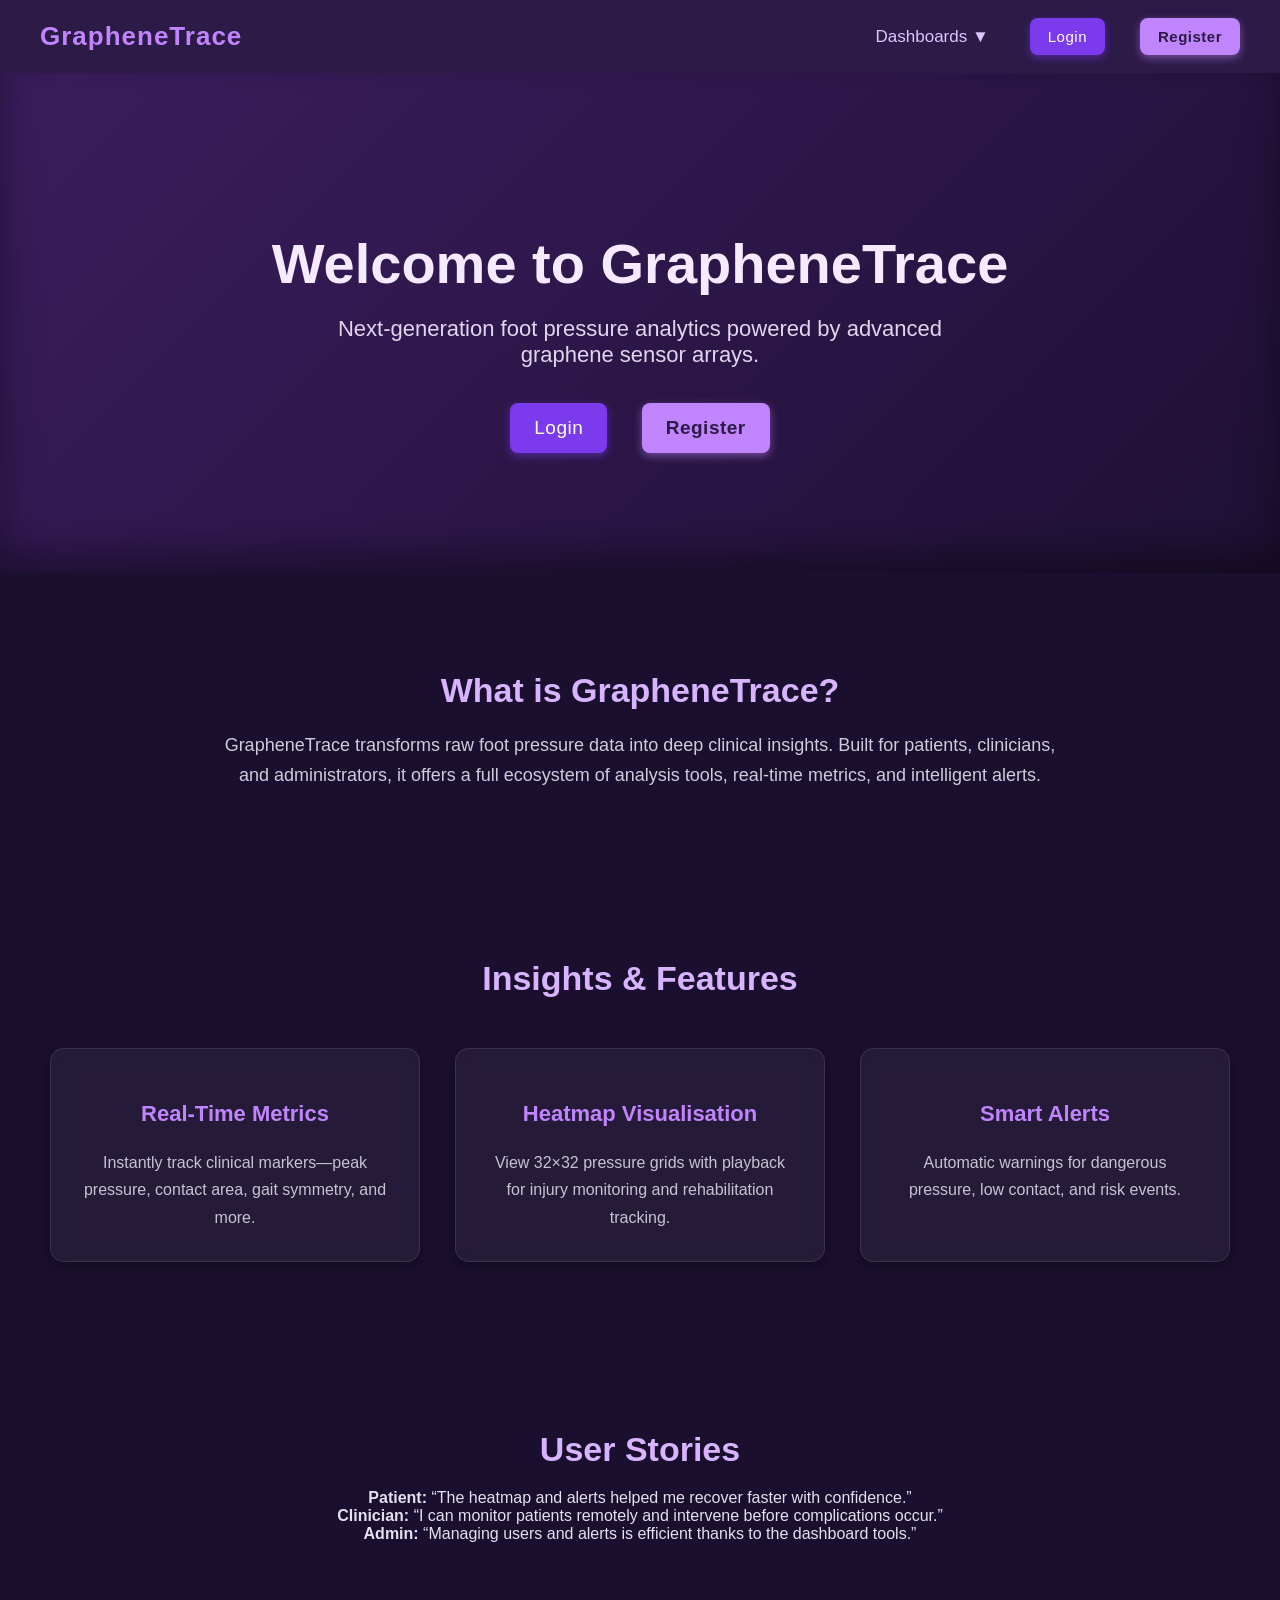
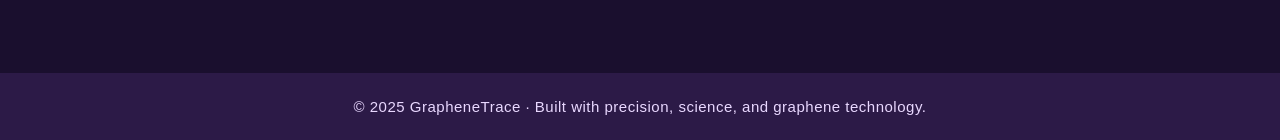
<file: GrapheneTrace/wwwroot/index.html>
<!DOCTYPE html>
<html lang="en">
<head>
    <meta charset="UTF-8">
    <meta name="viewport" content="width=device-width, initial-scale=1.0">
    <title>GrapheneTrace - Home</title>

    <style>
        /* GLOBAL RESET */
        body {
            margin: 0;
            font-family: "Segoe UI", Arial, sans-serif;
            background: #1a0f2e;
            color: #e4e0ee;
        }

        header {
            background: #2c1a47;
            color: white;
            padding: 18px 40px;
            display: flex;
            align-items: center;
            justify-content: space-between;
            box-shadow: 0 2px 8px rgba(0,0,0,0.5);
        }

        header .logo {
            font-size: 26px;
            font-weight: bold;
            letter-spacing: 1px;
            color: #c084fc;
        }

        nav {
            display: flex;
            align-items: center;
            gap: 35px;
        }

        .dropdown {
            position: relative;
        }

        .dropdown button {
            background: none;
            border: none;
            color: #d9c7ff;
            font-size: 17px;
            cursor: pointer;
        }

        .dropdown button:hover {
            color: white;
        }

        .dropdown-content {
            display: none;
            position: absolute;
            background: #3b1d5e;
            color: white;
            min-width: 180px;
            border-radius: 8px;
            box-shadow: 0 4px 12px rgba(0,0,0,0.4);
            z-index: 1;
            overflow: hidden;
        }

        .dropdown-content a {
            color: #e9d8ff;
            padding: 12px 16px;
            display: block;
            text-decoration: none;
        }

        .dropdown-content a:hover {
            background: #5b2e91;
        }

        .dropdown:hover .dropdown-content {
            display: block;
        }

        .btn {
            padding: 10px 18px;
            font-size: 15px;
            border-radius: 8px;
            border: none;
            cursor: pointer;
            letter-spacing: 0.5px;
        }

        .btn-login {
            background: #7c3aed;
            color: white;
            box-shadow: 0 3px 8px rgba(124,58,237,0.5);
        }

        .btn-login:hover {
            background: #6d28d9;
        }

        .btn-register {
            background: #c084fc;
            color: #2c1a47;
            font-weight: bold;
            box-shadow: 0 3px 8px rgba(192,132,252,0.5);
        }

        .btn-register:hover {
            background: #a855f7;
        }

        .hero {
            padding: 120px 50px;
            text-align: center;
            background: linear-gradient(135deg, #3b1d5e, #1e1034);
            color: #f5eaff;
            box-shadow: inset 0 -20px 40px rgba(0,0,0,0.4);
        }

        .hero h1 {
            font-size: 56px;
            margin-bottom: 20px;
            font-weight: 600;
        }

        .hero p {
            font-size: 22px;
            opacity: 0.9;
            max-width: 700px;
            margin: auto;
        }

        .hero-buttons {
            margin-top: 35px;
        }

        .hero-buttons .btn {
            margin: 0 15px;
            padding: 14px 24px;
            font-size: 19px;
        }

        .section {
            padding: 70px 50px;
            text-align: center;
        }

        .section h2 {
            font-size: 34px;
            margin-bottom: 20px;
            color: #d8b4fe;
        }

        .section p {
            max-width: 850px;
            margin: auto;
            font-size: 18px;
            line-height: 1.7;
            opacity: 0.9;
        }

        .features-grid {
            display: grid;
            grid-template-columns: repeat(3, 1fr);
            gap: 35px;
            margin-top: 50px;
        }

        .feature-card {
            background: rgba(255,255,255,0.05);
            backdrop-filter: blur(10px);
            padding: 30px;
            border-radius: 14px;
            box-shadow: 0 4px 12px rgba(0,0,0,0.3);
            transition: transform 0.2s ease;
            border: 1px solid rgba(255,255,255,0.1);
        }

        .feature-card:hover {
            transform: translateY(-6px);
            box-shadow: 0 6px 18px rgba(0,0,0,0.45);
        }

        .feature-card h3 {
            font-size: 22px;
            color: #c084fc;
        }

        .feature-card p {
            margin-top: 12px;
            font-size: 16px;
            opacity: 0.85;
        }

        footer {
            background: #2c1a47;
            color: #e9d8ff;
            padding: 25px;
            text-align: center;
            margin-top: 60px;
            letter-spacing: 0.5px;
            font-size: 15px;
        }
    </style>
</head>

<body>

<header>
    <div class="logo">GrapheneTrace</div>

    <nav>
        <div class="dropdown">
            <button>Dashboards ▼</button>
            <div class="dropdown-content">
                <a href="admin-dashboard.html">Admin Dashboard</a>
                <a href="clinician-dashboard.html">Clinician Dashboard</a>
                <a href="patient-dashboard.html">Patient Dashboard</a>
            </div>
        </div>

        <button class="btn btn-login" onclick="location.href='login.html'">Login</button>
        <button class="btn btn-register" onclick="location.href='register.html'">Register</button>
    </nav>
</header>

<div class="hero">
    <h1>Welcome to GrapheneTrace</h1>
    <p>Next-generation foot pressure analytics powered by advanced graphene sensor arrays.</p>

    <div class="hero-buttons">
        <button class="btn btn-login" onclick="location.href='login.html'">Login</button>
        <button class="btn btn-register" onclick="location.href='register.html'">Register</button>
    </div>
</div>

<section class="section">
    <h2>What is GrapheneTrace?</h2>
    <p>
        GrapheneTrace transforms raw foot pressure data into deep clinical insights.
        Built for patients, clinicians, and administrators, it offers a full ecosystem of
        analysis tools, real-time metrics, and intelligent alerts.
    </p>
</section>

<section class="section">
    <h2>Insights & Features</h2>

    <div class="features-grid">
        <div class="feature-card">
            <h3>Real-Time Metrics</h3>
            <p>Instantly track clinical markers—peak pressure, contact area, gait symmetry, and more.</p>
        </div>

        <div class="feature-card">
            <h3>Heatmap Visualisation</h3>
            <p>View 32×32 pressure grids with playback for injury monitoring and rehabilitation tracking.</p>
        </div>

        <div class="feature-card">
            <h3>Smart Alerts</h3>
            <p>Automatic warnings for dangerous pressure, low contact, and risk events.</p>
        </div>
    </div>
</section>

<section class="section">
    <h2>User Stories</h2>

    <div class="user-stories">
        <div class="user-story"><strong>Patient:</strong> “The heatmap and alerts helped me recover faster with confidence.”</div>
        <div class="user-story"><strong>Clinician:</strong> “I can monitor patients remotely and intervene before complications occur.”</div>
        <div class="user-story"><strong>Admin:</strong> “Managing users and alerts is efficient thanks to the dashboard tools.”</div>
    </div>
</section>

<footer>
    © 2025 GrapheneTrace · Built with precision, science, and graphene technology.
</footer>

<!-- ✅ SAFE BACKEND-INTEGRATION HOOK (NO VISUAL IMPACT) -->
<script>
    // Allows future role tracking if needed without breaking visuals
    document.querySelectorAll("a, button").forEach(el => {
        el.addEventListener("click", () => {
            const role = localStorage.getItem("selectedRole") || "";
            localStorage.setItem("selectedRole", role);
        });
    });
</script>

</body>
</html>
</file>
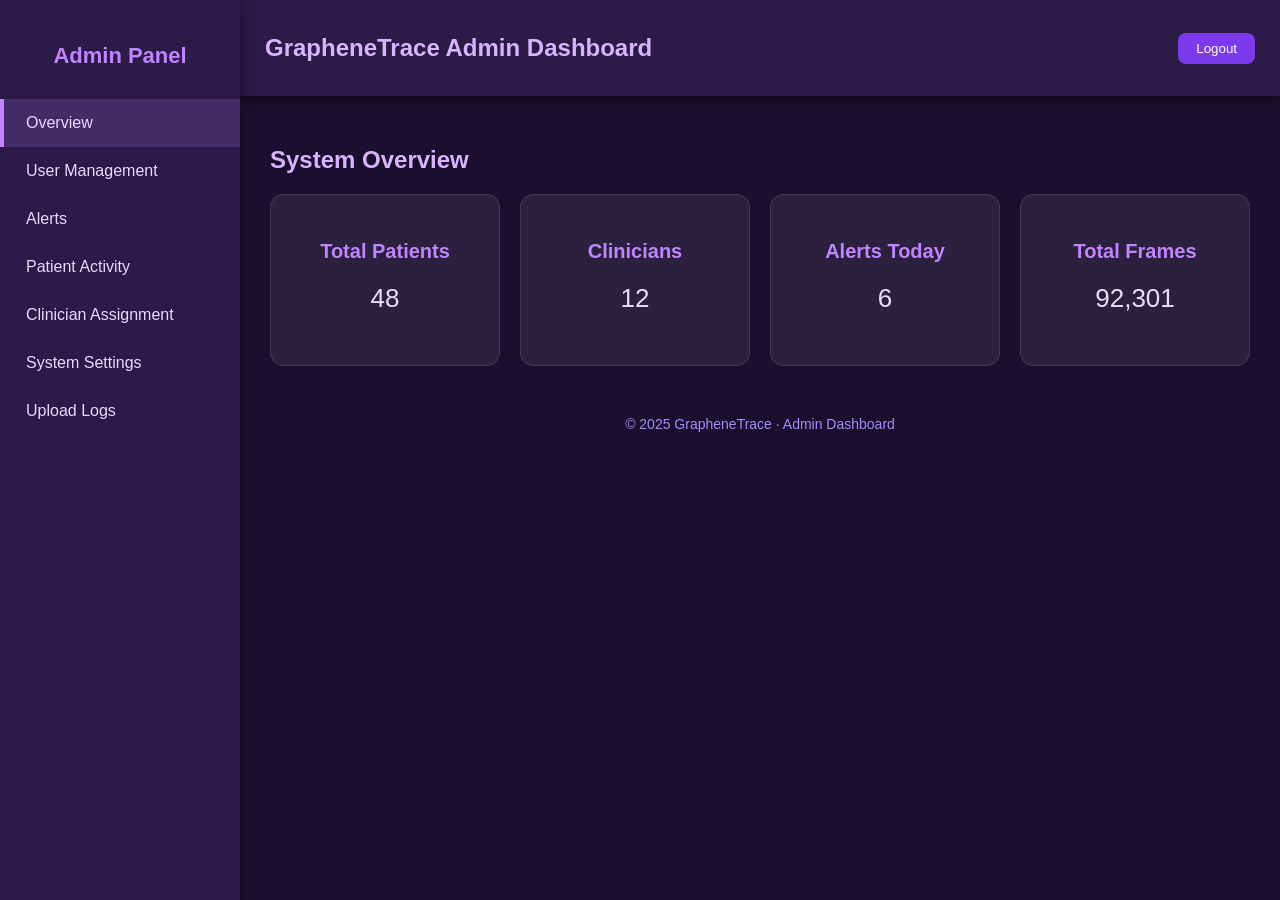
<file: adminDashboard.html>
<!DOCTYPE html>
<html lang="en">
<head>
    <meta charset="UTF-8">
    <meta name="viewport" content="width=device-width, initial-scale=1.0">
    <title>GrapheneTrace - Admin Dashboard</title>

    <style>
        /* GLOBALS --------------------------------------------------- */
        body {
            margin: 0;
            font-family: "Segoe UI", Arial, sans-serif;
            background: #1a0f2e;
            color: #e3dffa;
        }

        /* SIDEBAR --------------------------------------------------- */
        .sidebar {
            position: fixed;
            top: 0;
            left: 0;
            width: 240px;
            height: 100vh;
            background: #2c1a47;
            padding-top: 25px;
            box-shadow: 0 4px 12px rgba(0,0,0,0.4);
        }

            .sidebar h2 {
                color: #c084fc;
                text-align: center;
                margin-bottom: 30px;
                font-size: 22px;
            }

            .sidebar a {
                display: block;
                padding: 15px 22px;
                font-size: 16px;
                color: #e9d8ff;
                text-decoration: none;
                transition: 0.25s;
                border-left: 4px solid transparent;
            }

                .sidebar a:hover, .sidebar .active-tab {
                    background: #442c68;
                    border-left: 4px solid #c084fc;
                }

        /* TOPBAR ---------------------------------------------------- */
        .topbar {
            margin-left: 240px;
            background: #2c1a47;
            padding: 18px 25px;
            display: flex;
            justify-content: space-between;
            align-items: center;
            color: #e9d8ff;
            box-shadow: 0 4px 10px rgba(0,0,0,0.4);
        }

            .topbar h1 {
                font-size: 24px;
                color: #d8b4fe;
            }

        .btn {
            background: #7c3aed;
            padding: 8px 18px;
            color: white;
            border-radius: 8px;
            border: none;
            cursor: pointer;
        }

            .btn:hover {
                background: #6d28d9;
            }

        .btn-danger {
            background: #dc2626;
        }

            .btn-danger:hover {
                background: #b91c1c;
            }

        /* MAIN CONTENT --------------------------------------------- */
        .main {
            margin-left: 240px;
            padding: 30px;
        }

        /* Cards ---------------------------------------------------- */
        .card {
            background: rgba(255,255,255,0.05);
            padding: 22px;
            border-radius: 14px;
            margin-bottom: 25px;
            border: 1px solid rgba(255,255,255,0.08);
            backdrop-filter: blur(10px);
        }

        h2.section-title {
            color: #d8b4fe;
        }

        /* Stats grid ---------------------------------------------- */
        .stat-grid {
            display: grid;
            grid-template-columns: repeat(4,1fr);
            gap: 20px;
        }

        .stat-card {
            padding: 25px;
            border-radius: 14px;
            background: rgba(255,255,255,0.08);
            text-align: center;
            border: 1px solid rgba(255,255,255,0.1);
        }

            .stat-card h3 {
                font-size: 20px;
                color: #c084fc;
            }

            .stat-card p {
                font-size: 26px;
                margin-top: 10px;
            }

        /* Tables --------------------------------------------------- */
        table {
            width: 100%;
            border-collapse: collapse;
            margin-top: 15px;
            background: rgba(255,255,255,0.03);
            border-radius: 12px;
            overflow: hidden;
        }

        th, td {
            padding: 14px;
            border-bottom: 1px solid rgba(255,255,255,0.08);
        }

        th {
            background: rgba(255,255,255,0.08);
            color: #d8b4fe;
        }

        /* Inputs --------------------------------------------------- */
        input, select {
            width: 100%;
            padding: 10px;
            background: #2c1a47;
            border: 1px solid rgba(255,255,255,0.1);
            color: white;
            border-radius: 6px;
            margin-bottom: 12px;
        }

        /* Sections hidden by default ------------------------------ */
        .section {
            display: none;
        }

            .section.active {
                display: block;
            }

        /* Footer --------------------------------------------------- */
        .footer {
            text-align: center;
            margin-top: 50px;
            color: #a78bfa;
            font-size: 14px;
        }
    </style>
</head>

<body>

    <!-- SIDEBAR -->
    <div class="sidebar">
        <h2>Admin Panel</h2>

        <a class="tab active-tab" onclick="switchTab('overview')">Overview</a>
        <a class="tab" onclick="switchTab('users')">User Management</a>
        <a class="tab" onclick="switchTab('alerts')">Alerts</a>
        <a class="tab" onclick="switchTab('patients')">Patient Activity</a>
        <a class="tab" onclick="switchTab('clinicians')">Clinician Assignment</a>
        <a class="tab" onclick="switchTab('settings')">System Settings</a>
        <a class="tab" onclick="switchTab('logs')">Upload Logs</a>
    </div>

    <!-- TOPBAR -->
    <div class="topbar">
        <h1>GrapheneTrace Admin Dashboard</h1>
        <button class="btn" onclick="location.href='index.html'">Logout</button>
    </div>

    <!-- MAIN CONTENT -->
    <div class="main">

        <!-- Overview -->
        <div id="overview" class="section active">
            <h2 class="section-title">System Overview</h2>

            <div class="stat-grid">
                <div class="stat-card">
                    <h3>Total Patients</h3>
                    <p>48</p>
                </div>
                <div class="stat-card">
                    <h3>Clinicians</h3>
                    <p>12</p>
                </div>
                <div class="stat-card">
                    <h3>Alerts Today</h3>
                    <p>6</p>
                </div>
                <div class="stat-card">
                    <h3>Total Frames</h3>
                    <p>92,301</p>
                </div>
            </div>
        </div>

        <!-- User Management -->
        <div id="users" class="section">
            <h2 class="section-title">User Management</h2>

            <div class="card">
                <h3>Create New User</h3>
                <input placeholder="Full Name">
                <input placeholder="Email">
                <input placeholder="Password">
                <select>
                    <option>Patient</option>
                    <option>Clinician</option>
                    <option>Admin</option>
                </select>
                <button class="btn">Create</button>
            </div>

            <table>
                <tr><th>Name</th><th>Email</th><th>Role</th><th>Actions</th></tr>
                <tr>
                    <td>Amy Jones</td>
                    <td>amy@test.com</td>
                    <td>Patient</td>
                    <td>
                        <button class="btn">Edit</button>
                        <button class="btn btn-danger">Delete</button>
                    </td>
                </tr>
            </table>
        </div>

        <!-- Alerts -->
        <div id="alerts" class="section">
            <h2 class="section-title">Alerts</h2>

            <table>
                <tr><th>User</th><th>Type</th><th>Severity</th><th>Time</th><th>Action</th></tr>
                <tr>
                    <td>Patient #14</td>
                    <td>High Pressure</td>
                    <td>High</td>
                    <td>14:22</td>
                    <td><button class="btn">Acknowledge</button></td>
                </tr>
            </table>
        </div>

        <!-- Patient Activity -->
        <div id="patients" class="section">
            <h2 class="section-title">Patient Activity</h2>

            <div class="card">
                <select>
                    <option>Select Patient</option>
                </select>
            </div>

            <div class="card">
                <h3>Recent Metrics</h3>
                <p>Peak Pressure: 178</p>
                <p>Contact Area: 23%</p>
            </div>
        </div>

        <!-- Clinician Assignment -->
        <div id="clinicians" class="section">
            <h2 class="section-title">Clinician Assignment</h2>

            <div class="card">
                <select><option>Select Patient</option></select>
                <select><option>Select Clinician</option></select>
                <button class="btn">Assign</button>
            </div>
        </div>

        <!-- System Settings -->
        <div id="settings" class="section">
            <h2 class="section-title">System Settings</h2>

            <div class="card">
                <label>High Pressure Threshold</label>
                <input type="number" value="180">

                <label>Sustained Frame Window</label>
                <input type="number" value="20">

                <label>Contact Area Threshold (%)</label>
                <input type="number" value="5">

                <button class="btn">Save Settings</button>
            </div>
        </div>

        <!-- Upload Logs -->
        <div id="logs" class="section">
            <h2 class="section-title">Upload Logs</h2>

            <table>
                <tr><th>User</th><th>Frames Uploaded</th><th>Time</th></tr>
                <tr>
                    <td>Patient 3</td>
                    <td>312</td>
                    <td>09:14</td>
                </tr>
            </table>
        </div>

        <div class="footer">
            © 2025 GrapheneTrace · Admin Dashboard
        </div>

    </div>

    <script>
function switchTab(id) {
    // Hide all sections
    document.querySelectorAll(".section").forEach(s => s.classList.remove("active"));

    // Show selected
    document.getElementById(id).classList.add("active");

    // Highlight tab
    document.querySelectorAll(".tab").forEach(t => t.classList.remove("active-tab"));
    event.target.classList.add("active-tab");
}
    </script>

</body>
</html>
</file>
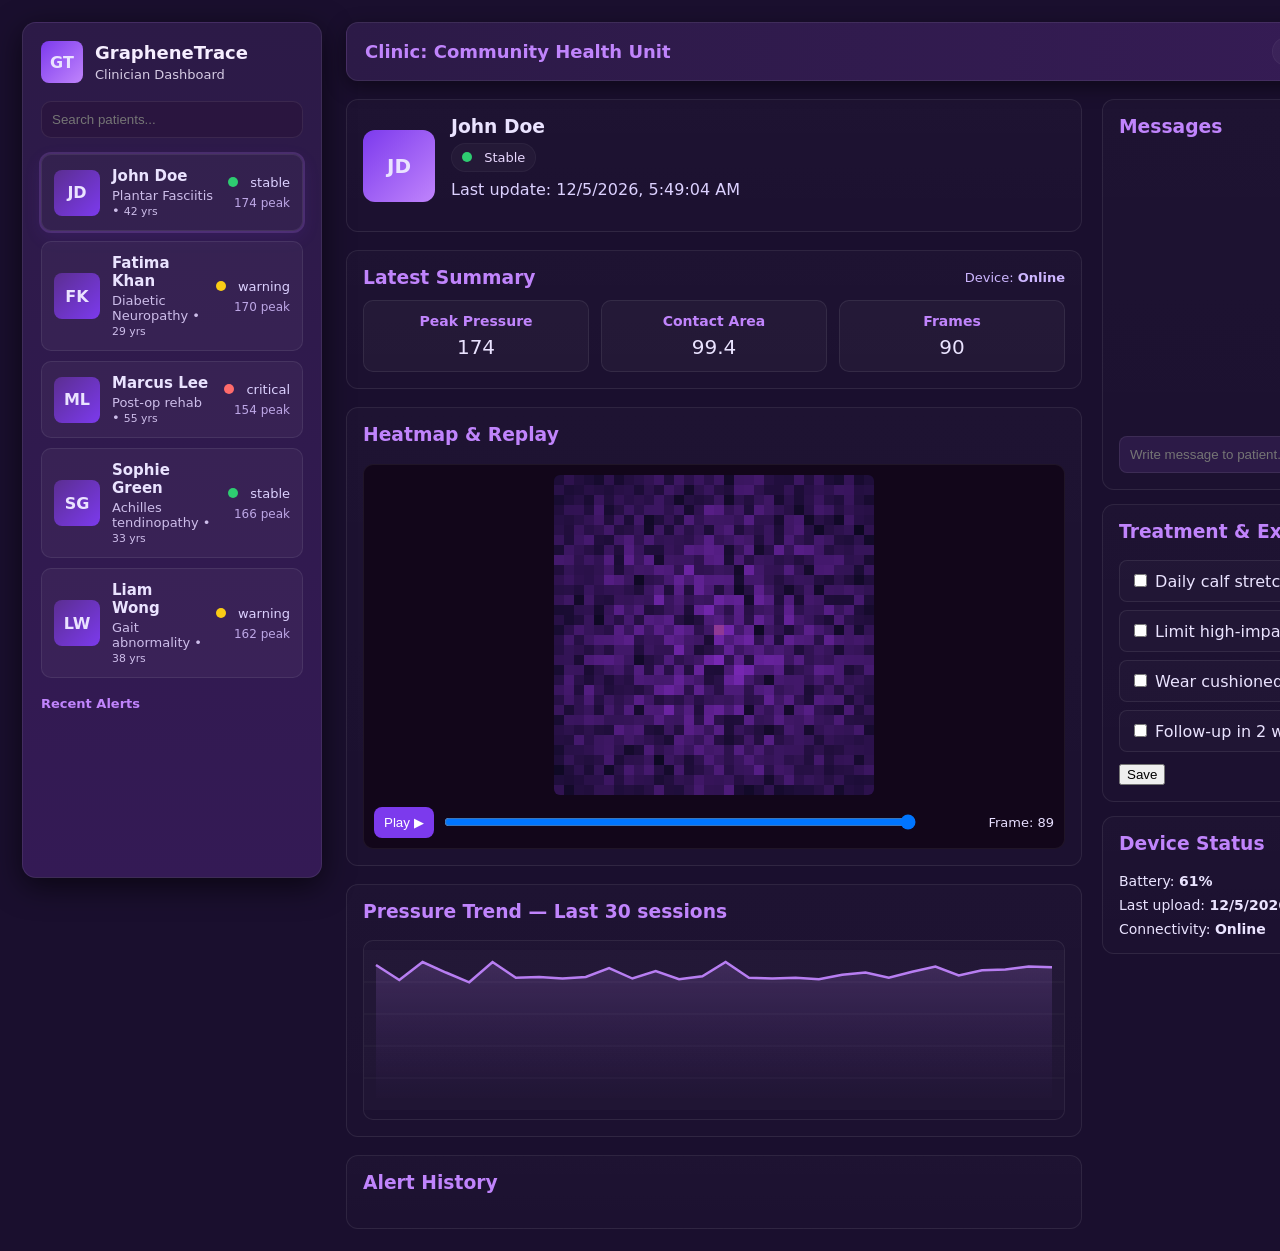
<file: clincian.html>
﻿<!DOCTYPE html>
<html lang="en">
<head>
    <meta charset="utf-8" />
    <meta name="viewport" content="width=device-width,initial-scale=1" />
    <title>GrapheneTrace — Clinician Dashboard</title>

    <style>
        :root {
            --bg: #1a0f2e;
            --panel: #2c1a47;
            --muted: rgba(255,255,255,0.08);
            --glass: rgba(255,255,255,0.04);
            --accent: #c084fc;
            --accent-2: #7c3aed;
            --text: #eae3ff;
            --card-border: rgba(255,255,255,0.08);
        }

        * {
            box-sizing: border-box
        }

        html, body {
            height: 100%;
            margin: 0;
            font-family: "Segoe UI",system-ui,Arial;
            background: var(--bg);
            color: var(--text);
            -webkit-font-smoothing: antialiased
        }

        a {
            color: inherit;
            text-decoration: none
        }

        /* Layout */
        .app {
            display: grid;
            grid-template-columns: 300px 1fr;
            gap: 24px;
            padding: 22px;
            min-height: 100vh;
        }

        /* SIDEBAR - patient list + alerts */
        .sidebar {
            background: linear-gradient(180deg,var(--panel), #341a55);
            border-radius: 14px;
            padding: 18px;
            border: 1px solid var(--card-border);
            box-shadow: 0 8px 30px rgba(0,0,0,0.6);
            height: calc(100vh - 44px);
            overflow: auto;
        }

        .brand {
            display: flex;
            align-items: center;
            gap: 12px;
            margin-bottom: 18px
        }

        .logo-dot {
            width: 42px;
            height: 42px;
            border-radius: 8px;
            background: linear-gradient(135deg,#7c3aed, #c084fc);
            display: flex;
            align-items: center;
            justify-content: center;
            font-weight: 700
        }

        .brand h3 {
            margin: 0;
            font-size: 18px;
            color: #f6eeff
        }

        .small {
            font-size: 13px;
            opacity: 0.85;
            color: #f3eaff;
            margin-top: 4px
        }

        .search {
            margin: 10px 0 16px;
            display: flex;
            gap: 8px
        }

            .search input {
                flex: 1;
                padding: 10px;
                border-radius: 10px;
                border: 1px solid var(--card-border);
                background: #2a153f;
                color: var(--text)
            }

        .patient-list {
            display: flex;
            flex-direction: column;
            gap: 10px
        }

        .patient-card {
            background: var(--glass);
            padding: 12px;
            border-radius: 10px;
            border: 1px solid var(--card-border);
            display: flex;
            align-items: center;
            gap: 12px;
            cursor: pointer;
            transition: transform .12s,background .12s;
        }

            .patient-card:hover {
                transform: translateY(-4px)
            }

            .patient-card.active {
                outline: 2px solid rgba(192,132,252,0.18);
                box-shadow: 0 6px 18px rgba(124,58,237,0.12);
                background: rgba(255,255,255,0.03)
            }

        .avatar {
            width: 46px;
            height: 46px;
            border-radius: 8px;
            background: linear-gradient(135deg,#5b2e91,#7c3aed);
            display: flex;
            align-items: center;
            justify-content: center;
            font-weight: 700
        }

        .p-meta {
            flex: 1
        }

            .p-meta h4 {
                margin: 0;
                font-size: 15px
            }

            .p-meta p {
                margin: 3px 0 0;
                color: #decffb;
                font-size: 13px;
                opacity: 0.9
            }

        .status-dot {
            width: 10px;
            height: 10px;
            border-radius: 50%;
            display: inline-block;
            margin-right: 8px
        }

        .status-ok {
            background: #2ecc71
        }

        .status-warn {
            background: #facc15
        }

        .status-bad {
            background: #ff6b6b
        }

        .alerts-mini {
            margin-top: 18px
        }

            .alerts-mini h4 {
                margin: 0 0 8px 0;
                color: var(--accent);
                font-size: 13px
            }

        .alert-mini {
            background: rgba(255,255,255,0.03);
            padding: 10px;
            border-radius: 8px;
            margin-bottom: 8px;
            border: 1px solid var(--card-border);
            font-size: 13px
        }

        /* MAIN AREA */
        .main {
            display: flex;
            flex-direction: column;
            gap: 18px;
            min-height: calc(100vh - 44px);
        }

        .topbar {
            display: flex;
            justify-content: space-between;
            align-items: center;
            padding: 14px 18px;
            border-radius: 12px;
            background: linear-gradient(90deg,#2c1a47,#371c57);
            border: 1px solid var(--card-border);
            box-shadow: 0 6px 20px rgba(0,0,0,0.45);
        }

            .topbar h2 {
                margin: 0;
                font-size: 18px;
                color: var(--accent)
            }

            .topbar .actions {
                display: flex;
                gap: 12px;
                align-items: center
            }

        .content {
            display: grid;
            grid-template-columns: 1fr 420px;
            gap: 20px;
        }

        /* Left column - patient detail */
        .left-col {
            display: flex;
            flex-direction: column;
            gap: 18px
        }

        .card {
            background: linear-gradient(180deg, rgba(255,255,255,0.02), rgba(255,255,255,0.01));
            padding: 16px;
            border-radius: 12px;
            border: 1px solid var(--card-border);
        }

        .profile {
            display: flex;
            gap: 16px;
            align-items: center;
        }

            .profile .big-avatar {
                width: 72px;
                height: 72px;
                border-radius: 12px;
                background: linear-gradient(135deg,#7c3aed,#c084fc);
                display: flex;
                align-items: center;
                justify-content: center;
                font-weight: 700;
                font-size: 20px
            }

            .profile .info h3 {
                margin: 0 0 6px 0
            }

        .pill {
            display: inline-block;
            padding: 6px 10px;
            border-radius: 999px;
            background: rgba(255,255,255,0.03);
            font-size: 13px;
            color: #e9d8ff;
            border: 1px solid rgba(255,255,255,0.04)
        }

        /* metrics row */
        .metrics-row {
            display: flex;
            gap: 12px
        }

        .metric {
            flex: 1;
            padding: 12px;
            border-radius: 10px;
            background: rgba(255,255,255,0.03);
            text-align: center;
            border: 1px solid var(--card-border)
        }

            .metric h4 {
                margin: 0;
                color: var(--accent);
                font-size: 14px
            }

            .metric p {
                margin: 6px 0 0;
                font-size: 20px
            }

        /* heatmap area + controls */
        .heatmap-wrap {
            display: flex;
            gap: 14px;
            align-items: flex-start
        }

        .heatmap-canvas {
            background: #12061a;
            border-radius: 10px;
            border: 1px solid rgba(255,255,255,0.06);
            padding: 10px;
            display: flex;
            flex-direction: column;
            align-items: center
        }

        canvas.heat {
            display: block;
            background: #0e0820;
            border-radius: 6px
        }

        .controls {
            width: 100%;
            margin-top: 12px;
            display: flex;
            gap: 8px;
            align-items: center
        }

            .controls input[type=range] {
                flex: 1
            }

        .btn-small {
            padding: 8px 10px;
            border-radius: 8px;
            border: none;
            background: var(--accent-2);
            color: white;
            cursor: pointer
        }

        /* trend chart */
        .chart {
            height: 180px;
            display: flex;
            align-items: center;
            justify-content: center;
            background: linear-gradient(180deg, rgba(255,255,255,0.01), rgba(255,255,255,0.005));
            border-radius: 10px;
            border: 1px solid var(--card-border)
        }

        /* right column - side widgets */
        .right-col {
            display: flex;
            flex-direction: column;
            gap: 14px
        }

        .messages {
            display: flex;
            flex-direction: column;
            gap: 10px;
            height: 280px;
            overflow: auto;
            padding: 12px
        }

        .message {
            background: rgba(255,255,255,0.03);
            padding: 10px;
            border-radius: 8px;
            border: 1px solid var(--card-border);
            font-size: 14px
        }

        .compose {
            display: flex;
            gap: 8px
        }

            .compose input {
                flex: 1;
                padding: 10px;
                border-radius: 8px;
                border: 1px solid var(--card-border);
                background: #2c1a47;
                color: var(--text)
            }

        .recommendations ul {
            list-style: none;
            padding: 0;
            margin: 0;
            display: flex;
            flex-direction: column;
            gap: 8px
        }

        .recommendations li {
            display: flex;
            gap: 12px;
            align-items: center;
            background: rgba(255,255,255,0.02);
            padding: 10px;
            border-radius: 8px;
            border: 1px solid var(--card-border)
        }

        .rec-check {
            width: 18px;
            height: 18px;
            border-radius: 4px;
            background: #2c1a47;
            border: 1px solid var(--card-border);
            display: inline-block;
            cursor: pointer
        }

        .device-status p {
            margin: 8px 0 0 0;
            font-size: 14px
        }

        /* responsiveness */
        @media (max-width:1000px) {
            .app {
                grid-template-columns: 1fr;
                padding: 12px
            }

            .sidebar {
                height: auto;
                order: 2
            }

            .main {
                order: 1
            }

            .content {
                grid-template-columns: 1fr
            }

            .right-col {
                order: 2
            }
        }
    </style>
</head>
<body>
    <div class="app">
        <!-- Sidebar -->
        <aside class="sidebar" id="sidebar">
            <div class="brand">
                <div class="logo-dot">GT</div>
                <div>
                    <h3>GrapheneTrace</h3>
                    <div class="small">Clinician Dashboard</div>
                </div>
            </div>

            <div class="search">
                <input id="searchBox" placeholder="Search patients..." oninput="filterPatients()" />
            </div>

            <div class="patient-list" id="patientList">
                <!-- patient items populated by JS -->
            </div>

            <div class="alerts-mini">
                <h4>Recent Alerts</h4>
                <div id="miniAlerts"></div>
            </div>
        </aside>

        <!-- Main -->
        <main class="main">
            <div class="topbar">
                <h2 id="clinicTitle">Clinic: Community Health Unit</h2>
                <div class="actions">
                    <div class="pill" id="clinicianName">Dr. Sarah Patel</div>
                    <button class="btn" onclick="exportPatientMetrics()">Export Metrics</button>
                </div>
            </div>

            <div class="content">
                <!-- left column -->
                <div class="left-col">

                    <!-- Patient header -->
                    <div class="card profile">
                        <div class="big-avatar" id="bigAvatar">JD</div>
                        <div class="info">
                            <h3 id="pName">John Doe</h3>
                            <div class="pill" id="pStatus"><span class="status-dot status-ok"></span> Stable</div>
                            <p style="margin-top:8px;color:#dcd1ff" id="pLast">Last update: —</p>
                        </div>
                    </div>

                    <!-- Metrics -->
                    <div class="card">
                        <div style="display:flex;justify-content:space-between;align-items:center">
                            <h3 style="margin:0;color:var(--accent)">Latest Summary</h3>
                            <div style="font-size:13px;color:#cdb6ff">Device: <strong id="deviceStatus">Online</strong></div>
                        </div>

                        <div style="height:12px"></div>
                        <div class="metrics-row">
                            <div class="metric">
                                <h4>Peak Pressure</h4>
                                <p id="mPeak">—</p>
                            </div>
                            <div class="metric">
                                <h4>Contact Area</h4>
                                <p id="mContact">— %</p>
                            </div>
                            <div class="metric">
                                <h4>Frames</h4>
                                <p id="mFrames">—</p>
                            </div>
                        </div>
                    </div>

                    <!-- Heatmap & controls -->
                    <div class="card">
                        <h3 style="margin-top:0;color:var(--accent)">Heatmap & Replay</h3>

                        <div class="heatmap-wrap">
                            <div class="heatmap-canvas" style="flex:1">
                                <canvas id="heatCanvas" class="heat" width="320" height="320"></canvas>
                                <div class="controls">
                                    <button class="btn-small" id="playBtn" onclick="togglePlay()">Play ▶</button>
                                    <input type="range" id="frameSlider" min="0" max="0" value="0" oninput="seekFrame(this.value)" />
                                    <div style="width:10px"></div>
                                    <div style="min-width:110px;text-align:right;color:#e8dfff;font-size:13px">Frame: <span id="frameIndex">0</span></div>
                                </div>
                            </div>
                        </div>
                    </div>

                    <!-- Trend chart -->
                    <div class="card">
                        <h3 style="margin-top:0;color:var(--accent)">Pressure Trend — Last 30 sessions</h3>
                        <div class="chart">
                            <canvas id="trendChart" width="700" height="160"></canvas>
                        </div>
                    </div>

                    <!-- Alerts history -->
                    <div class="card">
                        <h3 style="margin-top:0;color:var(--accent)">Alert History</h3>
                        <div id="alertHistory" style="display:flex;flex-direction:column;gap:8px;margin-top:12px"></div>
                    </div>

                </div>

                <!-- right column -->
                <aside class="right-col">

                    <!-- Messages -->
                    <div class="card">
                        <h3 style="margin-top:0;color:var(--accent)">Messages</h3>
                        <div class="messages" id="messagesBox">
                            <!-- messages appended -->
                        </div>

                        <div class="compose">
                            <input id="msgInput" placeholder="Write message to patient..." />
                            <button class="btn-small" onclick="sendMessage()">Send</button>
                        </div>
                    </div>

                    <!-- Recommendations -->
                    <div class="card recommendations">
                        <h3 style="margin-top:0;color:var(--accent)">Treatment & Exercises</h3>
                        <ul>
                            <li><label><input type="checkbox" class="rec" data-text="Daily calf stretch (3x/day)" /> Daily calf stretch (3×/day)</label></li>
                            <li><label><input type="checkbox" class="rec" data-text="Limit high-impact activity for 2 weeks" /> Limit high-impact activity (2 weeks)</label></li>
                            <li><label><input type="checkbox" class="rec" data-text="Wear cushioned insoles" /> Wear cushioned insoles</label></li>
                            <li><label><input type="checkbox" class="rec" data-text="Follow up in 2 weeks" /> Follow-up in 2 weeks</label></li>
                        </ul>
                        <button class="btn" style="margin-top:12px" onclick="saveRecs()">Save</button>
                    </div>

                    <!-- Device status -->
                    <div class="card device-status">
                        <h3 style="margin-top:0;color:var(--accent)">Device Status</h3>
                        <p>Battery: <strong id="battery">—%</strong></p>
                        <p>Last upload: <strong id="lastUpload">—</strong></p>
                        <p>Connectivity: <strong id="connectivity">—</strong></p>
                    </div>

                </aside>
            </div>

        </main>
    </div>

    <script>
/* ---------------------------
   Mock data + UI population
   --------------------------- */

const patients = [
  {id:1,name:"John Doe",age:42,cond:"Plantar Fasciitis",status:"stable"},
  {id:2,name:"Fatima Khan",age:29,cond:"Diabetic Neuropathy",status:"warning"},
  {id:3,name:"Marcus Lee",age:55,cond:"Post-op rehab",status:"critical"},
  {id:4,name:"Sophie Green",age:33,cond:"Achilles tendinopathy",status:"stable"},
  {id:5,name:"Liam Wong",age:38,cond:"Gait abnormality",status:"warning"}
];

let activePatient = patients[0];
let framesByPatient = {}; // holds arrays of frames (32x32)
let metricsByPatient = {}; // holds arrays of mock metrics
let alertsByPatient = {};
let playing=false, playInterval=null;

/* helpers to generate mock frames and metrics */
function generateMockFrames(n=50){
  const arr=[];
  for(let f=0;f<n;f++){
    const grid = [];
    for(let r=0;r<32;r++){
      const row=[];
      for(let c=0;c<32;c++){
        // create hotspots - center bias
        const dx = (r-16), dy = (c-16);
        const dist = Math.sqrt(dx*dx+dy*dy);
        const base = Math.max(0, 150 - dist*6);
        const noise = Math.round(Math.random()*40);
        row.push(Math.max(0, Math.round(base * Math.random()) + noise));
      }
      grid.push(row);
    }
    arr.push(grid);
  }
  return arr;
}

function generateMockMetrics(frames){
  return frames.map((g,idx)=>{
    // simple derived metrics
    let peak=0, count=0, total=0;
    for(let r=0;r<32;r++)for(let c=0;c<32;c++){
      const v=g[r][c]; total+=v;
      if(v>peak) peak=v;
      if(v>5) count++;
    }
    const contact = (count/(32*32))*100;
    return {frame:idx,peak,contact:parseFloat(contact.toFixed(1)),timestamp:Date.now()-((frames.length-idx)*60000)};
  });
}

/* populate patient list and mini alerts */
function init(){
  const list = document.getElementById("patientList");
  patients.forEach(p=>{
    // generate frames & metrics per patient
    framesByPatient[p.id]=generateMockFrames(60 + Math.floor(Math.random()*40));
    metricsByPatient[p.id]=generateMockMetrics(framesByPatient[p.id]);
    alertsByPatient[p.id]=generateMockAlerts(metricsByPatient[p.id]);

    const el = document.createElement("div");
    el.className="patient-card";
    el.dataset.id=p.id;
    el.onclick = ()=>selectPatient(p.id);
    el.innerHTML = `
      <div class="avatar">${p.name.split(" ").map(x=>x[0]).slice(0,2).join("")}</div>
      <div class="p-meta">
        <h4>${p.name}</h4>
        <p>${p.cond} • <small>${p.age} yrs</small></p>
      </div>
      <div style="text-align:right">
        <div style="font-size:13px;color:#dcd1ff">${getStatusDot(p.status)} ${p.status}</div>
        <div style="font-size:12px;color:#bda7e6;margin-top:6px">${metricsByPatient[p.id][metricsByPatient[p.id].length-1].peak} peak</div>
      </div>
    `;
    list.appendChild(el);
  });

  // fill mini alerts
  refreshMiniAlerts();

  // select first patient
  selectPatient(patients[0].id);
}

function getStatusDot(status){
  if(status==="stable") return '<span class="status-dot status-ok"></span>';
  if(status==="warning") return '<span class="status-dot status-warn"></span>';
  return '<span class="status-dot status-bad"></span>';
}

/* mock alerts from metrics */
function generateMockAlerts(metrics){
  const alerts=[];
  metrics.forEach(m=>{
    if(m.peak>220) alerts.push({type:"High Pressure",severity:"High",time:m.timestamp});
    if(m.contact<5) alerts.push({type:"Low Contact",severity:"Medium",time:m.timestamp});
  });
  return alerts.slice(-6);
}

/* refresh mini alerts strip in sidebar */
function refreshMiniAlerts(){
  const mini = document.getElementById("miniAlerts"); mini.innerHTML="";
  // collect last alerts across patients
  const all=[];
  for(const p of patients){
    const al = alertsByPatient[p.id] || [];
    al.forEach(a=>all.push({patient:p.name,type:a.type,severity:a.severity,time:a.time}));
  }
  all.sort((a,b)=>b.time-a.time);
  all.slice(0,5).forEach(a=>{
    const el = document.createElement("div");
    el.className="alert-mini";
    el.textContent = `${a.patient}: ${a.type} (${a.severity})`;
    mini.appendChild(el);
  });
}

/* select patient and render UI */
function selectPatient(id){
  activePatient = patients.find(p=>p.id==id);
  document.querySelectorAll('.patient-card').forEach(c=>c.classList.remove('active'));
  const el = document.querySelector(`.patient-card[data-id="${id}"]`);
  if(el) el.classList.add('active');

  // fill header
  document.getElementById("pName").textContent = activePatient.name;
  document.getElementById("bigAvatar").textContent = activePatient.name.split(" ").map(x=>x[0]).slice(0,2).join("");
  document.getElementById("pStatus").innerHTML = (activePatient.status==="stable" ? '<span class="status-dot status-ok"></span> Stable' : activePatient.status==="warning" ? '<span class="status-dot status-warn"></span> Warning' : '<span class="status-dot status-bad"></span> Critical');
  document.getElementById("pLast").textContent = "Last update: " + new Date().toLocaleString();

  // device info (mock)
  document.getElementById("battery").textContent = (60 + Math.floor(Math.random()*40)) + "%";
  document.getElementById("lastUpload").textContent = new Date().toLocaleString();
  document.getElementById("connectivity").textContent = "Online";

  // metrics
  const metrics = metricsByPatient[id];
  const last = metrics[metrics.length-1];
  document.getElementById("mPeak").textContent = last.peak;
  document.getElementById("mContact").textContent = last.contact;
  document.getElementById("mFrames").textContent = framesByPatient[id].length;

  // populate alerts history
  const ah = document.getElementById("alertHistory"); ah.innerHTML="";
  (alertsByPatient[id]||[]).slice().reverse().forEach(a=>{
    const div = document.createElement("div");
    div.className="message";
    div.textContent = `${a.type} — ${a.severity} — ${new Date(a.time).toLocaleString()}`;
    ah.appendChild(div);
  });

  // messages
  const messagesBox = document.getElementById("messagesBox"); messagesBox.innerHTML="";
  const saved = JSON.parse(localStorage.getItem("msgs_"+id)||"[]");
  saved.forEach(m=>{
    const d = document.createElement("div"); d.className="message"; d.textContent = `${m.from}: ${m.text}`; messagesBox.appendChild(d);
  });

  // setup frames slider & heatmap
  const frames = framesByPatient[id];
  document.getElementById("frameSlider").max = frames.length-1;
  document.getElementById("frameSlider").value = frames.length-1;
  document.getElementById("frameIndex").textContent = frames.length-1;

  renderHeatmap(frames[frames.length-1]);
  renderTrendChart(metrics);

  // refresh mini alerts
  refreshMiniAlerts();
}

/* ---------------------------------
   Heatmap rendering (canvas)
   --------------------------------- */
const heatCanvas = document.getElementById("heatCanvas");
const heatCtx = heatCanvas.getContext("2d");
function renderHeatmap(grid){
  // grid is 32x32
  const size = heatCanvas.width;
  const cell = Math.floor(size/32);
  heatCtx.clearRect(0,0,heatCanvas.width,heatCanvas.height);
  for(let r=0;r<32;r++){
    for(let c=0;c<32;c++){
      const v = grid[r][c]; // 0..~300
      // color mapping: low -> navy, mid -> purple, high -> yellow/red
      const t = Math.min(1, v/260);
      const color = interpolateColor([12,8,32],[120,40,180],[255, 140, 0], t);
      heatCtx.fillStyle = colorToCss(color);
      heatCtx.fillRect(c*cell, r*cell, cell, cell);
    }
  }
}

/* color helpers */
function interpolateColor(a,b,c, t){
  // for t<0.6 interpolate a->b, else b->c
  if(t<=0.6){
    const u = t/0.6;
    return [ Math.round(a[0]+(b[0]-a[0])*u), Math.round(a[1]+(b[1]-a[1])*u), Math.round(a[2]+(b[2]-a[2])*u) ];
  } else {
    const u = (t-0.6)/0.4;
    return [ Math.round(b[0]+(c[0]-b[0])*u), Math.round(b[1]+(c[1]-b[1])*u), Math.round(b[2]+(c[2]-b[2])*u) ];
  }
}
function colorToCss(rgb){ return `rgb(${rgb[0]},${rgb[1]},${rgb[2]})`; }

/* slider and play controls */
document.getElementById("frameSlider").oninput = function(e){
  seekFrame(parseInt(e.target.value));
};

function seekFrame(idx){
  const id = activePatient.id;
  const frames = framesByPatient[id];
  const i = Math.max(0, Math.min(frames.length-1, idx));
  document.getElementById("frameIndex").textContent = i;
  renderHeatmap(frames[i]);
}

function togglePlay(){
  if(playing){ stopPlay(); return; }
  playing = true;
  document.getElementById("playBtn").textContent = "Pause ⏸";
  const id = activePatient.id;
  const frames = framesByPatient[id];
  let pos = parseInt(document.getElementById("frameSlider").value) || 0;
  playInterval = setInterval(()=>{
    pos = (pos+1) % frames.length;
    document.getElementById("frameSlider").value = pos;
    seekFrame(pos);
  }, 120);
}
function stopPlay(){
  playing=false;
  document.getElementById("playBtn").textContent = "Play ▶";
  clearInterval(playInterval);
  playInterval=null;
}

/* ---------------------------------
   Trend chart (simple canvas line)
   --------------------------------- */
function renderTrendChart(metrics){
  const canvas = document.getElementById("trendChart");
  const ctx = canvas.getContext("2d");
  ctx.clearRect(0,0,canvas.width,canvas.height);
  const w = canvas.width, h = canvas.height;
  // prepare points
  const pts = metrics.slice(-30).map(m=>m.peak);
  const maxv = Math.max(...pts, 10);
  const minv = Math.min(...pts, 0);
  // background grid
  ctx.fillStyle = "rgba(255,255,255,0.02)"; ctx.fillRect(0,0,w,h);
  ctx.strokeStyle = "rgba(255,255,255,0.05)"; ctx.lineWidth=1;
  for(let i=0;i<4;i++){ ctx.beginPath(); ctx.moveTo(0,(i+1)*(h/5)); ctx.lineTo(w,(i+1)*(h/5)); ctx.stroke(); }

  // line
  ctx.beginPath();
  const pad = 12;
  const usableW = w - pad*2;
  const usableH = h - pad*2;
  pts.forEach((v,i)=>{
    const x = pad + (i/(pts.length-1||1))*usableW;
    const y = pad + usableH - ((v - minv)/(maxv-minv||1))*usableH;
    if(i===0) ctx.moveTo(x,y); else ctx.lineTo(x,y);
  });
  ctx.strokeStyle = "rgba(192,132,252,0.95)";
  ctx.lineWidth=2.5; ctx.stroke();

  // gradient fill
  ctx.lineTo(pad + usableW, pad + usableH);
  ctx.lineTo(pad, pad + usableH);
  ctx.closePath();
  const g = ctx.createLinearGradient(0,pad,0,pad + usableH);
  g.addColorStop(0,"rgba(192,132,252,0.18)");
  g.addColorStop(1,"rgba(120,55,200,0.01)");
  ctx.fillStyle = g;
  ctx.fill();
}

/* ---------------------------------
   Messaging / notes / recommendations
   --------------------------------- */
function sendMessage(){
  const id = activePatient.id;
  const text = document.getElementById("msgInput").value.trim();
  if(!text) return;
  const box = document.getElementById("messagesBox");
  const m = {from:"Clinician",text,ts:Date.now()};
  const saved = JSON.parse(localStorage.getItem("msgs_"+id)||"[]");
  saved.push(m);
  localStorage.setItem("msgs_"+id, JSON.stringify(saved));
  const div = document.createElement("div"); div.className="message"; div.textContent = `You: ${text}`;
  box.appendChild(div);
  document.getElementById("msgInput").value="";
  box.scrollTop = box.scrollHeight;
}

/* recommendations save (mock) */
function saveRecs(){
  const checks = Array.from(document.querySelectorAll(".rec")).filter(c=>c.checked).map(c=>c.dataset.text || c.parentNode.textContent.trim());
  alert("Saved recommendations:\n\n" + (checks.length?checks.join("\n"):"(none)"));
}

/* export metrics */
function exportPatientMetrics(){
  const id = activePatient.id;
  const metrics = metricsByPatient[id];
  const frames = framesByPatient[id].length;
  const payload = {patient:activePatient, metricsCount:metrics.length, framesCount:frames, lastMetric:metrics[metrics.length-1]};
  const blob = new Blob([JSON.stringify(payload, null, 2)], {type:"application/json"});
  const url = URL.createObjectURL(blob);
  const a = document.createElement("a"); a.href = url; a.download = `${activePatient.name.replace(" ","_")}_metrics.json`; document.body.appendChild(a); a.click();
  a.remove(); URL.revokeObjectURL(url);
}

/* slider seek by input - already wiring done above */

/* create mini alerts */
function createRandomAlertForActive(){
  const arr = alertsByPatient[activePatient.id] || [];
  arr.push({type:"High Pressure",severity:"High",time:Date.now()});
  alertsByPatient[activePatient.id]=arr;
  const ah = document.getElementById("alertHistory");
  const div = document.createElement("div"); div.className="message"; div.textContent = `High Pressure — High — ${new Date().toLocaleString()}`;
  ah.prepend(div);
  refreshMiniAlerts();
}

/* quick search */
function filterPatients(){
  const q = document.getElementById("searchBox").value.toLowerCase();
  document.querySelectorAll(".patient-card").forEach(el=>{
    const name=el.querySelector("h4").innerText.toLowerCase();
    el.style.display = name.includes(q) ? "flex" : "none";
  });
}

/* initial boot */
init();

/* expose some functions for debugging from console */
window.selectPatient = selectPatient;
window.togglePlay = togglePlay;
window.seekFrame = seekFrame;
window.createRandomAlertForActive = createRandomAlertForActive;
window.exportPatientMetrics = exportPatientMetrics;

    </script>
</body>
</html>
</file>
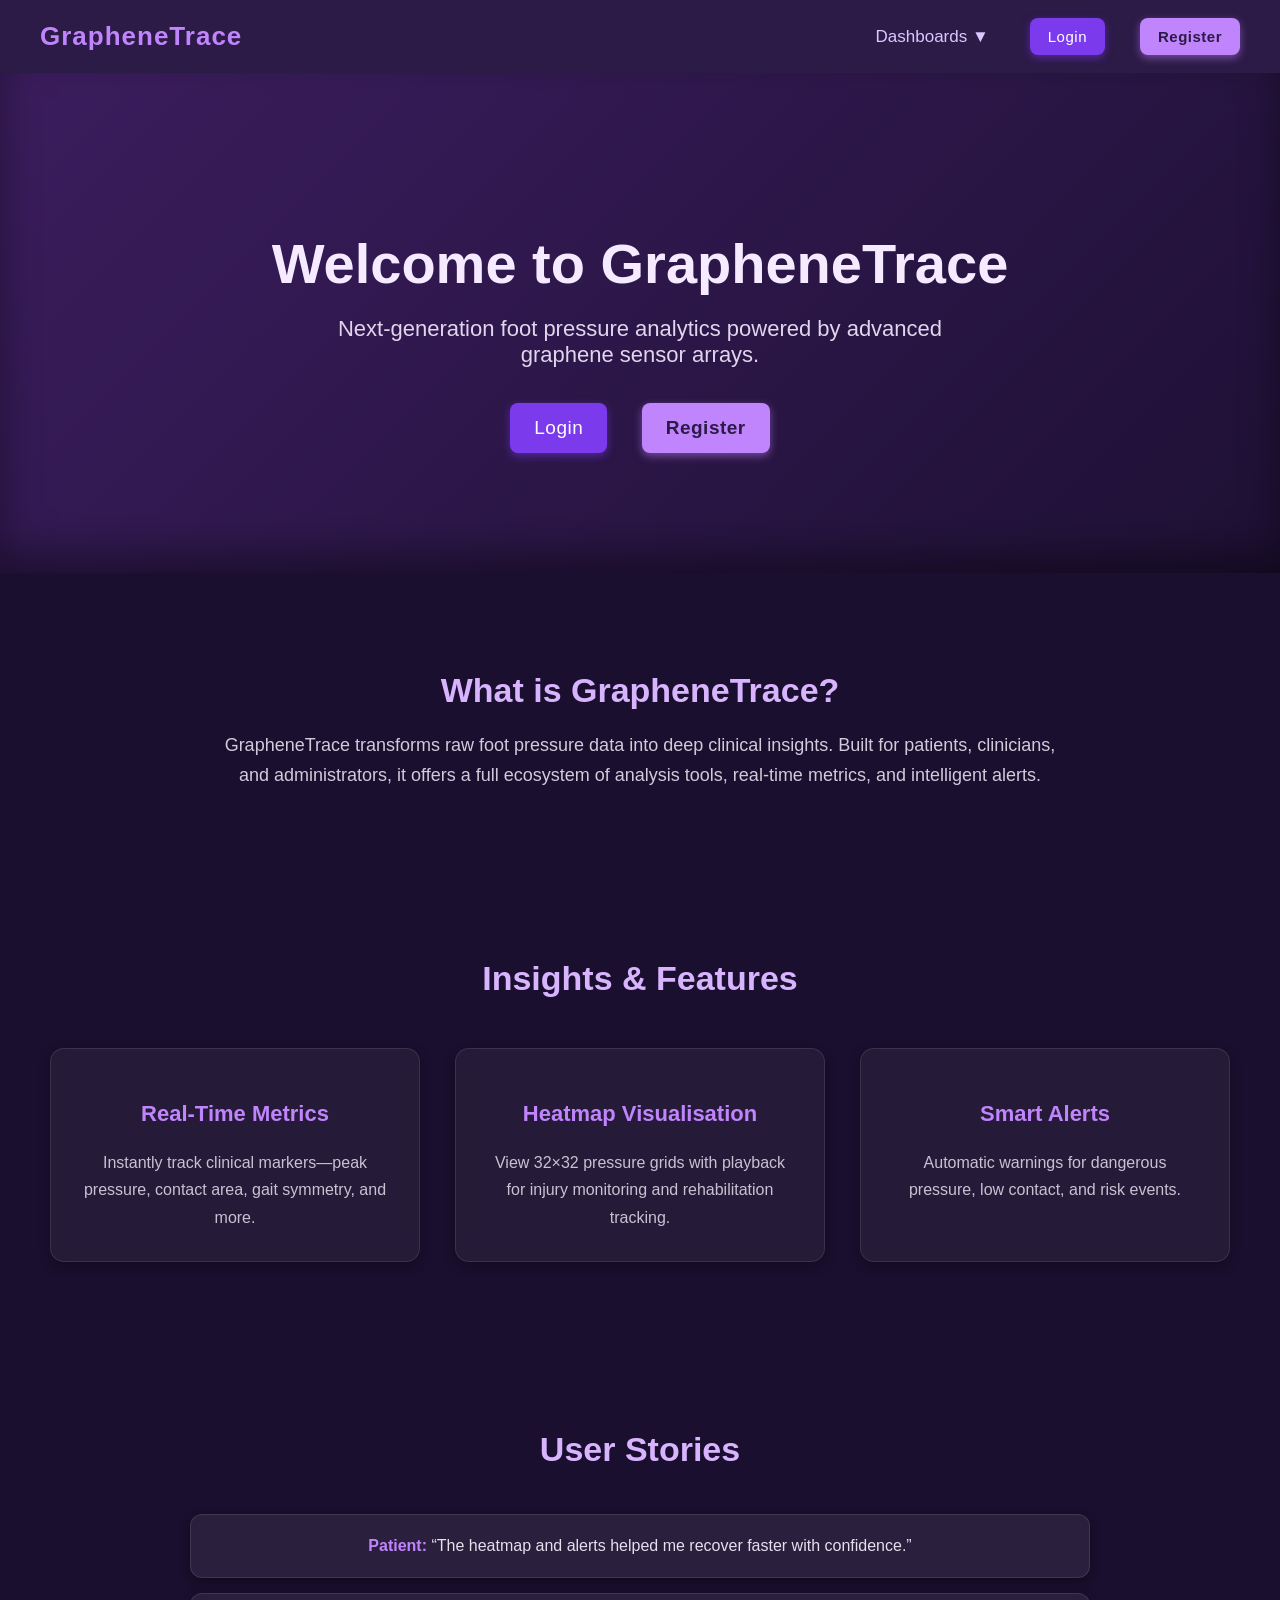
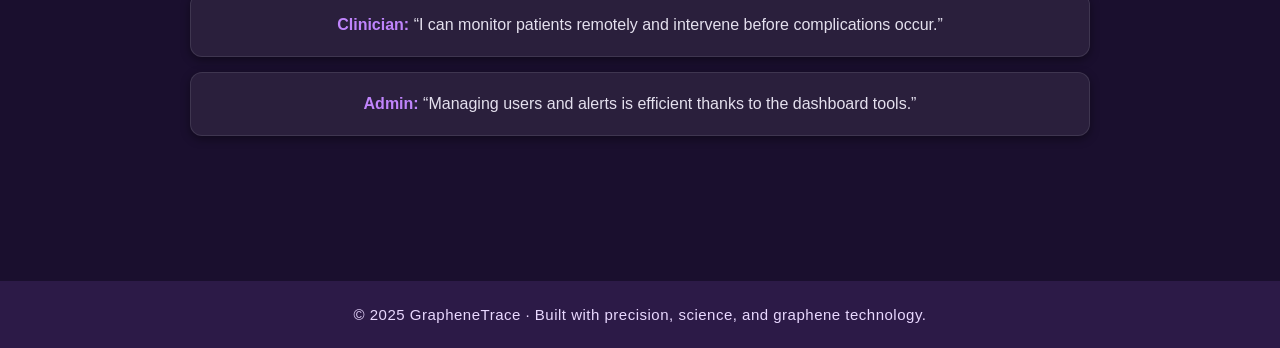
<file: Home Page.html>
<!DOCTYPE html>
<html lang="en">
<head>
    <meta charset="UTF-8">
    <meta name="viewport" content="width=device-width, initial-scale=1.0">
    <title>GrapheneTrace - Home</title>

    <style>
        /* GLOBAL RESET */
        body {
            margin: 0;
            font-family: "Segoe UI", Arial, sans-serif;
            background: #1a0f2e; /* Deep purple background */
            color: #e4e0ee;
        }

        /* HEADER ------------------------------------------------ */
        header {
            background: #2c1a47;
            color: white;
            padding: 18px 40px;
            display: flex;
            align-items: center;
            justify-content: space-between;
            box-shadow: 0 2px 8px rgba(0,0,0,0.5);
        }

            header .logo {
                font-size: 26px;
                font-weight: bold;
                letter-spacing: 1px;
                color: #c084fc; /* Purple highlight */
            }

        nav {
            display: flex;
            align-items: center;
            gap: 35px;
        }

        /* Dropdown ------------------------------------------- */
        .dropdown {
            position: relative;
        }

            .dropdown button {
                background: none;
                border: none;
                color: #d9c7ff;
                font-size: 17px;
                cursor: pointer;
            }

                .dropdown button:hover {
                    color: white;
                }

        .dropdown-content {
            display: none;
            position: absolute;
            background: #3b1d5e;
            color: white;
            min-width: 180px;
            border-radius: 8px;
            box-shadow: 0 4px 12px rgba(0,0,0,0.4);
            z-index: 1;
            overflow: hidden;
        }

            .dropdown-content a {
                color: #e9d8ff;
                padding: 12px 16px;
                display: block;
                text-decoration: none;
            }

                .dropdown-content a:hover {
                    background: #5b2e91;
                }

        .dropdown:hover .dropdown-content {
            display: block;
        }

        /* Buttons --------------------------------------------- */
        .btn {
            padding: 10px 18px;
            font-size: 15px;
            border-radius: 8px;
            border: none;
            cursor: pointer;
            letter-spacing: 0.5px;
        }

        .btn-login {
            background: #7c3aed;
            color: white;
            box-shadow: 0 3px 8px rgba(124,58,237,0.5);
        }

            .btn-login:hover {
                background: #6d28d9;
            }

        .btn-register {
            background: #c084fc;
            color: #2c1a47;
            font-weight: bold;
            box-shadow: 0 3px 8px rgba(192,132,252,0.5);
        }

            .btn-register:hover {
                background: #a855f7;
            }

        /* HERO -------------------------------------------------- */
        .hero {
            padding: 120px 50px;
            text-align: center;
            background: linear-gradient(135deg, #3b1d5e, #1e1034);
            color: #f5eaff;
            box-shadow: inset 0 -20px 40px rgba(0,0,0,0.4);
        }

            .hero h1 {
                font-size: 56px;
                margin-bottom: 20px;
                font-weight: 600;
            }

            .hero p {
                font-size: 22px;
                opacity: 0.9;
                max-width: 700px;
                margin: auto;
            }

        .hero-buttons {
            margin-top: 35px;
        }

            .hero-buttons .btn {
                margin: 0 15px;
                padding: 14px 24px;
                font-size: 19px;
            }

        /* SECTIONS ---------------------------------------------- */
        .section {
            padding: 70px 50px;
            text-align: center;
        }

            .section h2 {
                font-size: 34px;
                margin-bottom: 20px;
                color: #d8b4fe;
            }

            .section p {
                max-width: 850px;
                margin: auto;
                font-size: 18px;
                line-height: 1.7;
                opacity: 0.9;
            }

        /* FEATURES GRID ----------------------------------------- */
        .features-grid {
            display: grid;
            grid-template-columns: repeat(3, 1fr);
            gap: 35px;
            margin-top: 50px;
        }

        .feature-card {
            background: rgba(255,255,255,0.05);
            backdrop-filter: blur(10px);
            padding: 30px;
            border-radius: 14px;
            box-shadow: 0 4px 12px rgba(0,0,0,0.3);
            transition: transform 0.2s ease;
            border: 1px solid rgba(255,255,255,0.1);
        }

            .feature-card:hover {
                transform: translateY(-6px);
                box-shadow: 0 6px 18px rgba(0,0,0,0.45);
            }

            .feature-card h3 {
                font-size: 22px;
                color: #c084fc;
            }

            .feature-card p {
                margin-top: 12px;
                font-size: 16px;
                opacity: 0.85;
            }

        /* USER STORIES ------------------------------------------ */
        .user-stories {
            margin-top: 45px;
            max-width: 900px;
            margin-left: auto;
            margin-right: auto;
        }

        .user-story {
            background: rgba(255,255,255,0.07);
            padding: 22px;
            border-radius: 12px;
            margin-bottom: 15px;
            box-shadow: 0 3px 10px rgba(0,0,0,0.4);
            border: 1px solid rgba(255,255,255,0.1);
        }

            .user-story strong {
                color: #c084fc;
                font-size: 16px;
            }

        /* FOOTER ------------------------------------------------ */
        footer {
            background: #2c1a47;
            color: #e9d8ff;
            padding: 25px;
            text-align: center;
            margin-top: 60px;
            letter-spacing: 0.5px;
            font-size: 15px;
        }
    </style>
</head>

<body>

    <!-- HEADER -->
    <header>
        <div class="logo">GrapheneTrace</div>

        <nav>
            <div class="dropdown">
                <button>Dashboards ▼</button>
                <div class="dropdown-content">
                    <a href="admin-dashboard.html">Admin Dashboard</a>
                    <a href="clinician-dashboard.html">Clinician Dashboard</a>
                    <a href="patient-dashboard.html">Patient Dashboard</a>
                </div>
            </div>

            <button class="btn btn-login" onclick="location.href='login.html'">Login</button>
            <button class="btn btn-register" onclick="location.href='register.html'">Register</button>
        </nav>
    </header>

    <!-- HERO -->
    <div class="hero">
        <h1>Welcome to GrapheneTrace</h1>
        <p>Next-generation foot pressure analytics powered by advanced graphene sensor arrays.</p>

        <div class="hero-buttons">
            <button class="btn btn-login" onclick="location.href='login.html'">Login</button>
            <button class="btn btn-register" onclick="location.href='register.html'">Register</button>
        </div>
    </div>

    <!-- ABOUT -->
    <section class="section">
        <h2>What is GrapheneTrace?</h2>
        <p>
            GrapheneTrace transforms raw foot pressure data into deep clinical insights.
            Built for patients, clinicians, and administrators, it offers a full ecosystem of
            analysis tools, real-time metrics, and intelligent alerts.
        </p>
    </section>

    <!-- FEATURES -->
    <section class="section">
        <h2>Insights & Features</h2>

        <div class="features-grid">
            <div class="feature-card">
                <h3>Real-Time Metrics</h3>
                <p>Instantly track clinical markers—peak pressure, contact area, gait symmetry, and more.</p>
            </div>

            <div class="feature-card">
                <h3>Heatmap Visualisation</h3>
                <p>View 32×32 pressure grids with playback for injury monitoring and rehabilitation tracking.</p>
            </div>

            <div class="feature-card">
                <h3>Smart Alerts</h3>
                <p>Automatic warnings for dangerous pressure, low contact, and risk events.</p>
            </div>
        </div>
    </section>

    <!-- USER STORIES -->
    <section class="section">
        <h2>User Stories</h2>

        <div class="user-stories">
            <div class="user-story">
                <strong>Patient:</strong> “The heatmap and alerts helped me recover faster with confidence.”
            </div>

            <div class="user-story">
                <strong>Clinician:</strong> “I can monitor patients remotely and intervene before complications occur.”
            </div>

            <div class="user-story">
                <strong>Admin:</strong> “Managing users and alerts is efficient thanks to the dashboard tools.”
            </div>
        </div>
    </section>

    <!-- FOOTER -->
    <footer>
        © 2025 GrapheneTrace · Built with precision, science, and graphene technology.
    </footer>

</body>
</html>
</file>
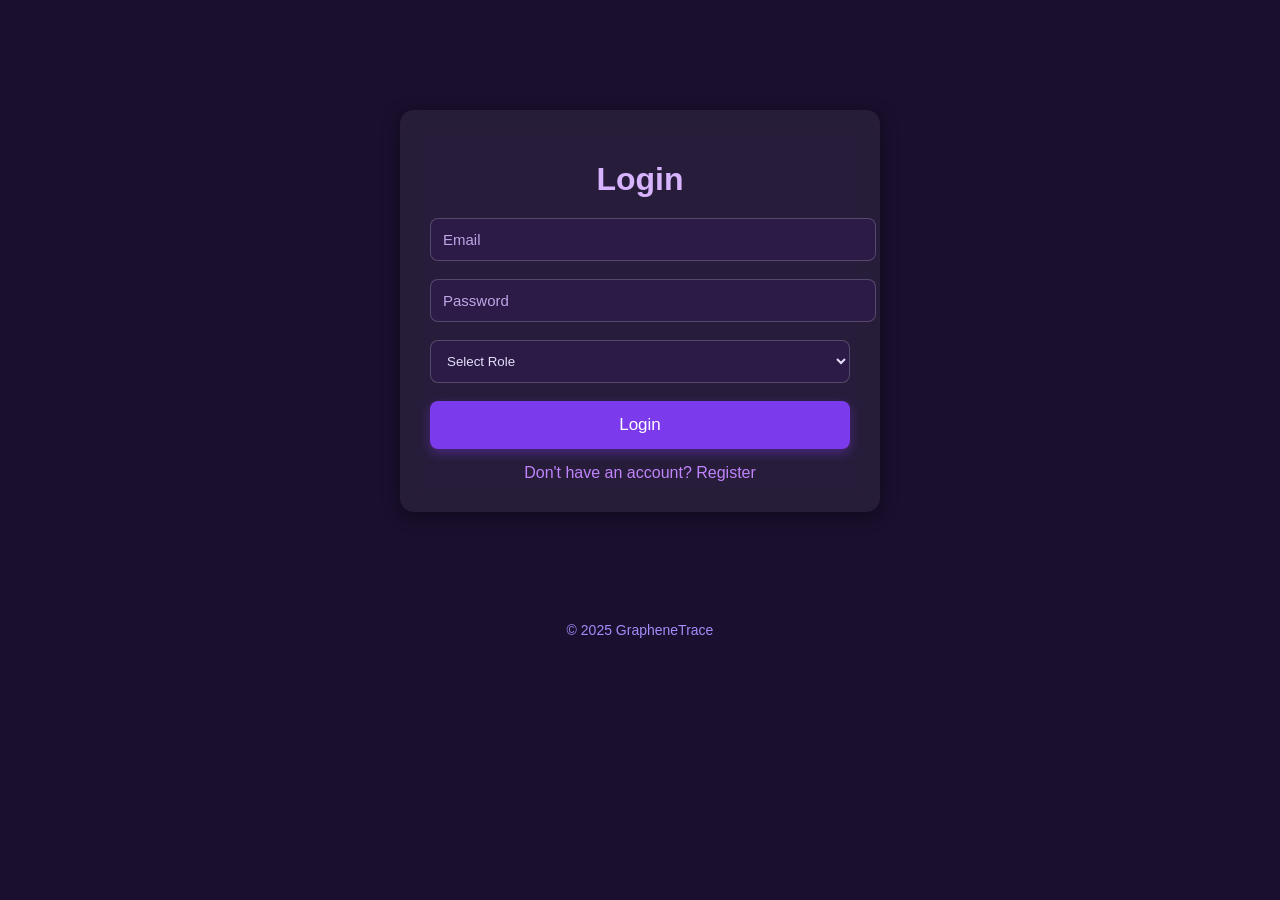
<file: loginPage.html>
<!DOCTYPE html>
<html lang="en">
<head>
    <meta charset="UTF-8">
    <meta name="viewport" content="width=device-width, initial-scale=1.0">
    <title>GrapheneTrace - Login</title>

    <style>
        body {
            margin: 0;
            font-family: "Segoe UI", sans-serif;
            background: #1a0f2e;
            color: #e3dffa;
        }

        .container {
            max-width: 420px;
            margin: 110px auto;
            padding: 30px;
            background: rgba(255,255,255,0.06);
            border-radius: 14px;
            box-shadow: 0 4px 18px rgba(0,0,0,0.4);
            backdrop-filter: blur(10px);
            text-align: center;
        }

        h1 {
            color: #d8b4fe;
            margin-bottom: 20px;
        }

        /* Input fields */
        input {
            width: 100%;
            padding: 12px;
            margin-bottom: 18px;
            background: #2c1a47;
            border: 1px solid rgba(255,255,255,0.2);
            border-radius: 8px;
            color: white;
            font-size: 15px;
        }

            input::placeholder {
                color: #bda7e6;
            }

        /* Dropdown */
        select {
            width: 100%;
            padding: 12px;
            margin-bottom: 18px;
            border-radius: 8px;
            background: #2c1a47;
            border: 1px solid rgba(255,255,255,0.2);
            color: #e3dffa;
        }

        /* Button */
        .btn {
            width: 100%;
            padding: 14px;
            background: #7c3aed;
            border: none;
            border-radius: 8px;
            color: white;
            font-size: 17px;
            cursor: pointer;
            box-shadow: 0 4px 12px rgba(124,58,237,0.4);
        }

            .btn:hover {
                background: #6d28d9;
            }

        .link {
            margin-top: 15px;
            display: block;
            color: #c084fc;
            text-decoration: none;
        }

            .link:hover {
                text-decoration: underline;
            }

        footer {
            text-align: center;
            margin-top: 30px;
            color: #a78bfa;
            font-size: 14px;
        }
    </style>
</head>

<body>

    <div class="container">
        <h1>Login</h1>

        <input type="email" placeholder="Email">
        <input type="password" placeholder="Password">

        <select>
            <option>Select Role</option>
            <option>Admin</option>
            <option>Clinician</option>
            <option>Patient</option>
        </select>

        <button class="btn">Login</button>

        <a href="register.html" class="link">Don't have an account? Register</a>
    </div>

    <footer>
        © 2025 GrapheneTrace
    </footer>

</body>
</html>
</file>
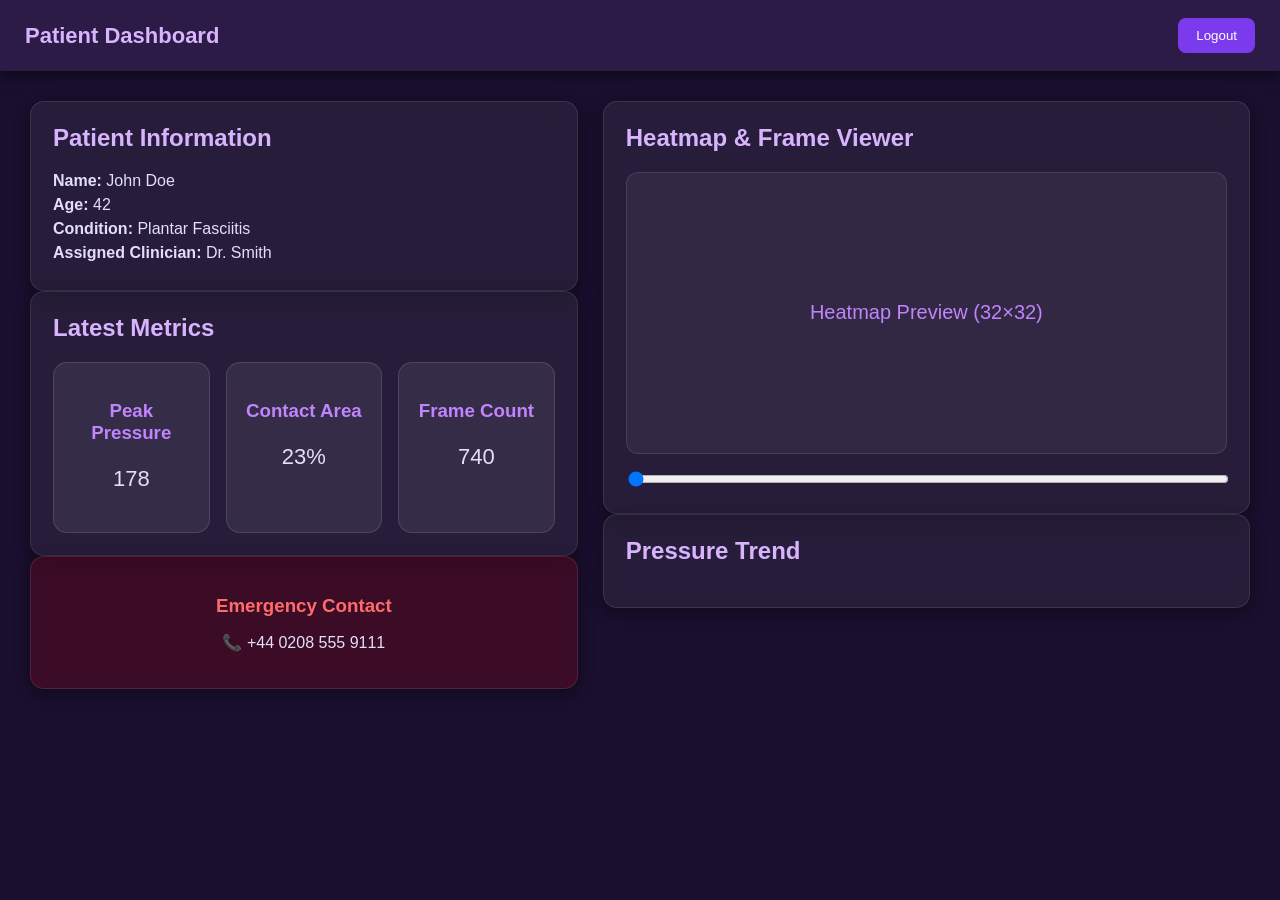
<file: patientDashboard.html>
﻿<!DOCTYPE html>
<html lang="en">
<head>
    <meta charset="UTF-8">
    <meta name="viewport" content="width=device-width, initial-scale=1.0">
    <title>GrapheneTrace - Patient Dashboard</title>

    <style>
        /* GLOBAL ------------------------------------------------------ */
        body {
            margin: 0;
            font-family: "Segoe UI", sans-serif;
            background: #1a0f2e;
            color: #e3dffa;
        }

        /* TOPBAR ------------------------------------------------------ */
        .topbar {
            background: #2c1a47;
            padding: 18px 25px;
            display: flex;
            justify-content: space-between;
            align-items: center;
            color: #d8b4fe;
            box-shadow: 0 4px 14px rgba(0,0,0,0.5);
        }

            .topbar h1 {
                margin: 0;
                font-size: 22px;
            }

        .btn-logout {
            background: #7c3aed;
            color: white;
            padding: 10px 18px;
            border: none;
            border-radius: 8px;
            cursor: pointer;
        }

            .btn-logout:hover {
                background: #6d28d9;
            }

        /* MAIN GRID --------------------------------------------------- */
        .dashboard {
            display: grid;
            grid-template-columns: 1.1fr 1.3fr;
            gap: 25px;
            padding: 30px;
        }

        /* GLASS CARDS ------------------------------------------------ */
        .card {
            background: rgba(255,255,255,0.06);
            padding: 22px;
            border-radius: 14px;
            backdrop-filter: blur(10px);
            box-shadow: 0 4px 16px rgba(0,0,0,0.4);
            border: 1px solid rgba(255,255,255,0.1);
        }

            .card h2 {
                margin-top: 0;
                color: #d8b4fe;
            }

        /* PROFILE CARD ---------------------------------------------- */
        .profile-info p {
            font-size: 16px;
            margin: 6px 0;
        }

        /* METRICS ----------------------------------------------------- */
        .metrics-grid {
            display: grid;
            grid-template-columns: repeat(3, 1fr);
            gap: 16px;
        }

        .metric-block {
            text-align: center;
            padding: 18px;
            border-radius: 14px;
            background: rgba(255,255,255,0.07);
            border: 1px solid rgba(255,255,255,0.12);
        }

            .metric-block h3 {
                margin-bottom: 10px;
                color: #c084fc;
            }

            .metric-block p {
                font-size: 22px;
            }

        /* HEATMAP & SLIDER ------------------------------------------- */
        .heatmap-container {
            height: 280px;
            background: rgba(255,255,255,0.05);
            border-radius: 12px;
            border: 1px solid rgba(255,255,255,0.1);
            margin-bottom: 15px;
            display: flex;
            justify-content: center;
            align-items: center;
            color: #c084fc;
            font-size: 20px;
        }

        .slider {
            width: 100%;
        }

        /* ALERTS ------------------------------------------------------ */
        .alert-box {
            background: rgba(255, 0, 0, 0.1);
            border-left: 4px solid #ff6b6b;
            padding: 12px;
            margin-bottom: 10px;
            border-radius: 10px;
        }

        /* CONTACT SECTION -------------------------------------------- */
        .contact-card input, .contact-card textarea {
            width: 100%;
            padding: 12px;
            background: #2c1a47;
            border: 1px solid rgba(255,255,255,0.2);
            border-radius: 8px;
            color: white;
            margin-bottom: 12px;
        }

        /* EMERGENCY CARD -------------------------------------------- */
        .emergency {
            background: rgba(255,0,0,0.15);
            border: 1px solid rgba(255,255,255,0.1);
            text-align: center;
            padding: 20px;
        }

            .emergency h3 {
                color: #ff6b6b;
                margin-bottom: 6px;
            }

        /* NOTES SECTION --------------------------------------------- */
        textarea {
            width: 100%;
            padding: 12px;
            background: #2c1a47;
            border: 1px solid rgba(255,255,255,0.3);
            border-radius: 8px;
            color: white;
            height: 120px;
        }

        /* BUTTONS ----------------------------------------------------- */
        .btn {
            background: #7c3aed;
            border: none;
            padding: 12px 18px;
            border-radius: 8px;
            color: white;
            cursor: pointer;
            margin-top: 10px;
        }

            .btn:hover {
                background: #6d28d9;
            }

        footer {
            text-align: center;
            margin-top: 40px;
            padding: 20px;
            color: #a78bfa;
        }
    </style>
</head>

<body>

    <!-- TOPBAR -->
    <div class="topbar">
        <h1>Patient Dashboard</h1>
        <button class="btn-logout" onclick="location.href='index.html'">Logout</button>
    </div>

    <!-- DASHBOARD GRID -->
    <div class="dashboard">

        <!-- LEFT SECTION -->
        <div class="left">

            <!-- PATIENT PROFILE -->
            <div class="card profile-info">
                <h2>Patient Information</h2>
                <p><strong>Name:</strong> John Doe</p>
                <p><strong>Age:</strong> 42</p>
                <p><strong>Condition:</strong> Plantar Fasciitis</p>
                <p><strong>Assigned Clinician:</strong> Dr. Smith</p>
            </div>

            <!-- METRICS -->
            <div class="card">
                <h2>Latest Metrics</h2>

                <div class="metrics-grid">
                    <div class="metric-block">
                        <h3>Peak Pressure</h3>
                        <p>178</p>
                    </div>

                    <div class="metric-block">
                        <h3>Contact Area</h3>
                        <p>23%</p>
                    </div>

                    <div class="metric-block">
                        <h3>Frame Count</h3>
                        <p>740</p>
                    </div>
                </div>
            </div>

            <!-- EMERGENCY -->
            <div class="card emergency">
                <h3>Emergency Contact</h3>
                <p>📞 +44 0208 555 9111</p>
            </div>

        </div>

        <!-- RIGHT SECTION -->
        <div class="right">

            <!-- HEATMAP -->
            <div class="card">
                <h2>Heatmap & Frame Viewer</h2>

                <div class="heatmap-container">
                    Heatmap Preview (32×32)
                </div>

                <input type="range" min="1" max="32" value="1" class="slider">
            </div>

            <!-- PRESSURE TREND -->
            <div class="card">
                <h2>Pressure Trend</h2>
                <div class="heatmap-c
</file>
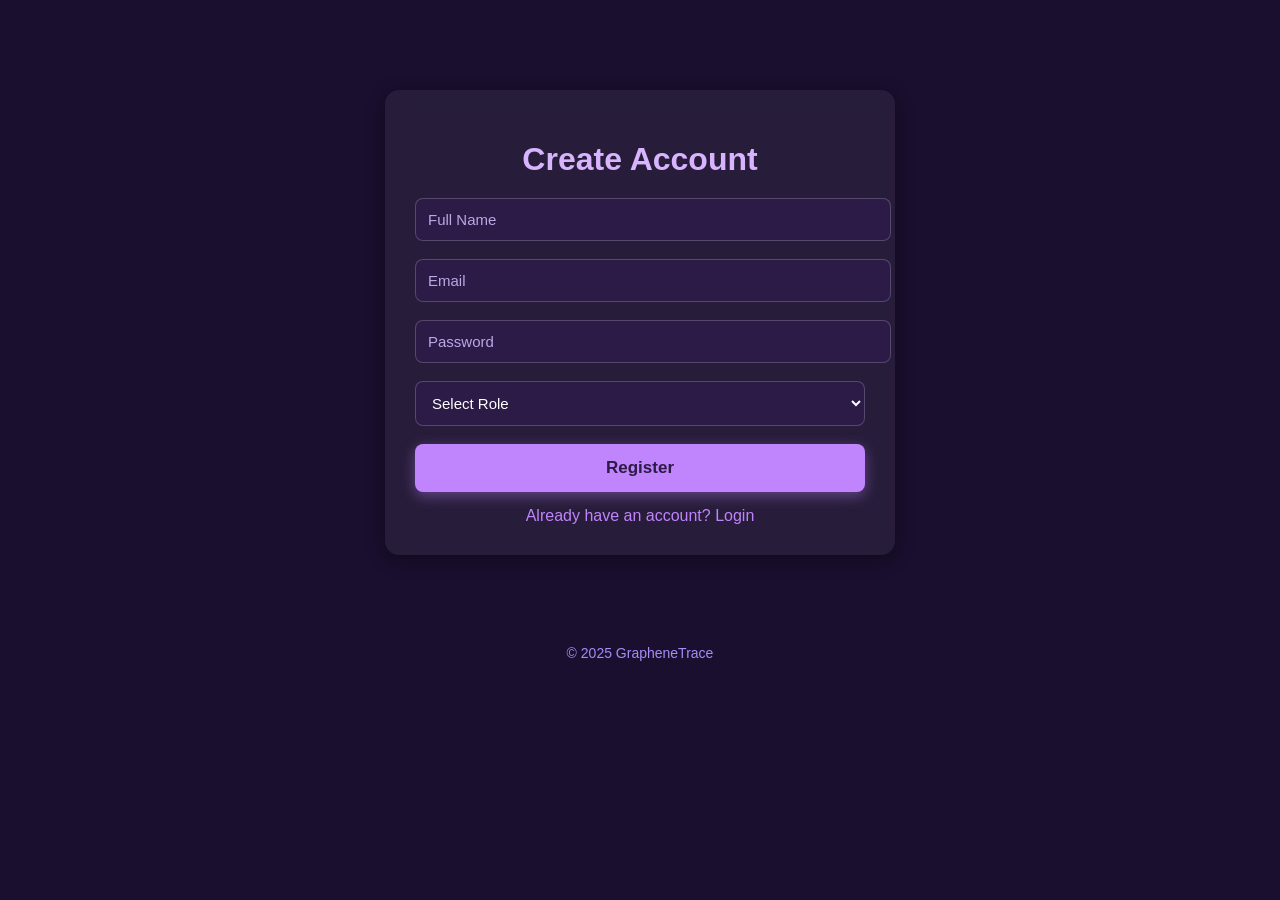
<file: registration.html>
<!DOCTYPE html>
<html lang="en">
<head>
    <meta charset="UTF-8">
    <meta name="viewport" content="width=device-width, initial-scale=1.0">
    <title>GrapheneTrace - Register</title>

    <style>
        body {
            margin: 0;
            font-family: "Segoe UI", sans-serif;
            background: #1a0f2e;
            color: #e3dffa;
        }

        .container {
            max-width: 450px;
            margin: 90px auto;
            padding: 30px;
            background: rgba(255,255,255,0.06);
            border-radius: 14px;
            box-shadow: 0 4px 18px rgba(0,0,0,0.4);
            text-align: center;
            backdrop-filter: blur(10px);
        }

        h1 {
            color: #d8b4fe;
            margin-bottom: 20px;
        }

        input, select {
            width: 100%;
            padding: 12px;
            margin-bottom: 18px;
            background: #2c1a47;
            border: 1px solid rgba(255,255,255,0.2);
            border-radius: 8px;
            color: white;
            font-size: 15px;
        }

            input::placeholder {
                color: #bda7e6;
            }

        .btn {
            width: 100%;
            padding: 14px;
            background: #c084fc;
            border: none;
            border-radius: 8px;
            color: #2c1a47;
            font-size: 17px;
            cursor: pointer;
            box-shadow: 0 4px 14px rgba(192,132,252,0.4);
            font-weight: bold;
        }

            .btn:hover {
                background: #a855f7;
            }

        .link {
            margin-top: 15px;
            display: block;
            color: #c084fc;
            text-decoration: none;
        }

            .link:hover {
                text-decoration: underline;
            }

        footer {
            text-align: center;
            margin-top: 30px;
            color: #a78bfa;
            font-size: 14px;
        }
    </style>
</head>

<body>

    <div class="container">
        <h1>Create Account</h1>

        <input type="text" placeholder="Full Name">
        <input type="email" placeholder="Email">
        <input type="password" placeholder="Password">

        <select>
            <option>Select Role</option>
            <option>Admin</option>
            <option>Clinician</option>
            <option>Patient</option>
        </select>

        <button class="btn">Register</button>

        <a href="login.html" class="link">Already have an account? Login</a>
    </div>

    <footer>
        © 2025 GrapheneTrace
    </footer>

</body>
</html>
</file>
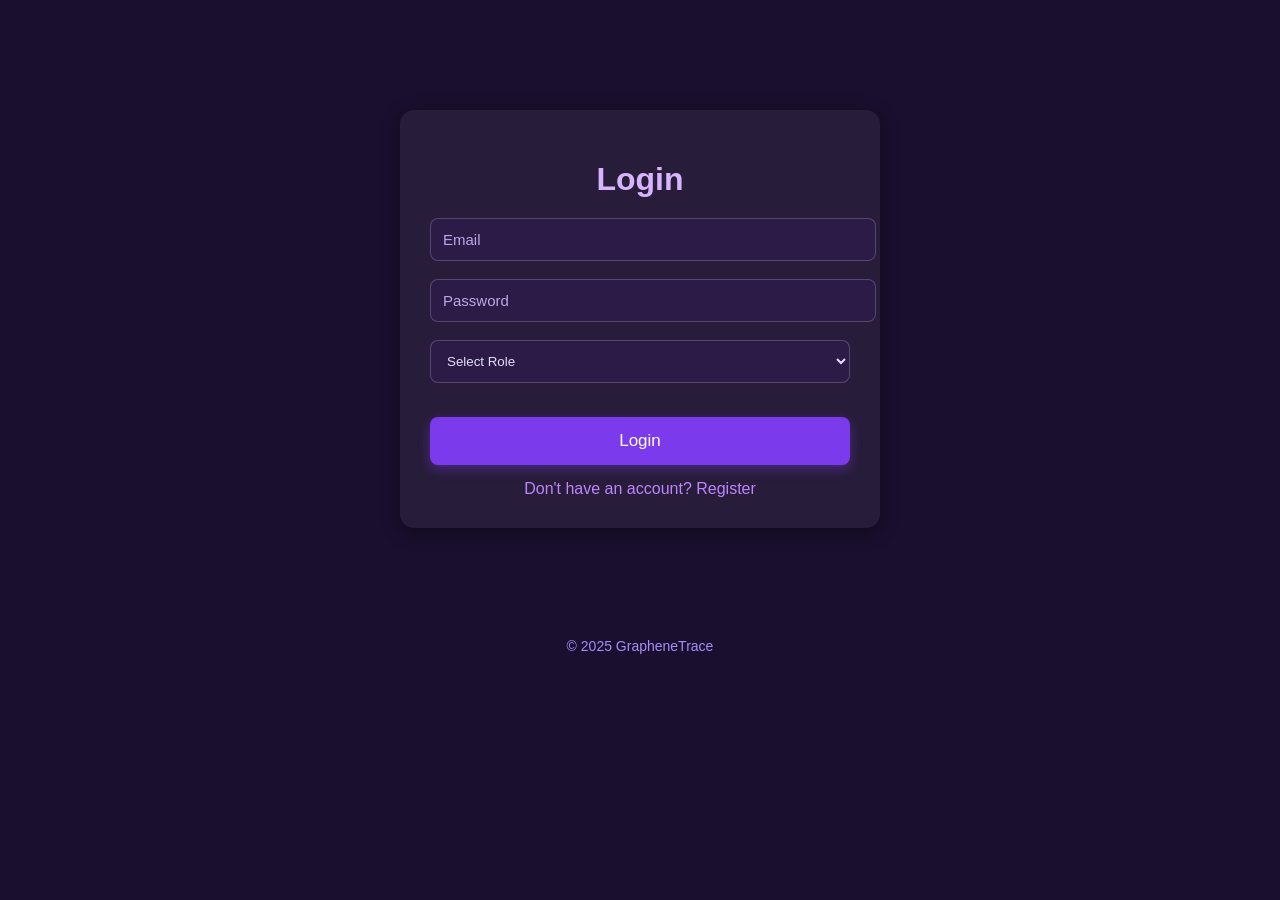
<file: GrapheneTrace/wwwroot/admin-dashboard.html>
<!DOCTYPE html>
<html lang="en">
<head>
    <meta charset="UTF-8">
    <meta name="viewport" content="width=device-width, initial-scale=1.0">
    <title>GrapheneTrace - Admin Dashboard</title>

    <style>
        body { margin: 0; font-family: "Segoe UI", Arial, sans-serif; background: #1a0f2e; color: #e3dffa; }
        .sidebar { position: fixed; top: 0; left: 0; width: 240px; height: 100vh; background: #2c1a47; padding-top: 25px; box-shadow: 0 4px 12px rgba(0,0,0,0.4); }
        .sidebar h2 { color: #c084fc; text-align: center; margin-bottom: 30px; font-size: 22px; }
        .sidebar a { display: block; padding: 15px 22px; font-size: 16px; color: #e9d8ff; text-decoration: none; transition: 0.25s; border-left: 4px solid transparent; }
        .sidebar a:hover, .sidebar .active-tab { background: #442c68; border-left: 4px solid #c084fc; }
        .topbar { margin-left: 240px; background: #2c1a47; padding: 18px 25px; display: flex; justify-content: space-between; align-items: center; color: #e9d8ff; box-shadow: 0 4px 10px rgba(0,0,0,0.4); }
        .topbar h1 { font-size: 24px; color: #d8b4fe; }
        .btn { background: #7c3aed; padding: 8px 18px; color: white; border-radius: 8px; border: none; cursor: pointer; }
        .btn:hover { background: #6d28d9; }
        .btn-danger { background: #dc2626; }
        .btn-danger:hover { background: #b91c1c; }
        .main { margin-left: 240px; padding: 30px; }
        .card { background: rgba(255,255,255,0.05); padding: 22px; border-radius: 14px; margin-bottom: 25px; border: 1px solid rgba(255,255,255,0.08); backdrop-filter: blur(10px); }
        h2.section-title { color: #d8b4fe; }
        .stat-grid { display: grid; grid-template-columns: repeat(4,1fr); gap: 20px; }
        .stat-card { padding: 25px; border-radius: 14px; background: rgba(255,255,255,0.08); text-align: center; border: 1px solid rgba(255,255,255,0.1); }
        .stat-card h3 { font-size: 20px; color: #c084fc; }
        .stat-card p { font-size: 26px; margin-top: 10px; }
        table { width: 100%; border-collapse: collapse; margin-top: 15px; background: rgba(255,255,255,0.03); border-radius: 12px; overflow: hidden; }
        th, td { padding: 14px; border-bottom: 1px solid rgba(255,255,255,0.08); }
        th { background: rgba(255,255,255,0.08); color: #d8b4fe; }
        input, select { width: 100%; padding: 10px; background: #2c1a47; border: 1px solid rgba(255,255,255,0.1); color: white; border-radius: 6px; margin-bottom: 12px; }
        .section { display: none; }
        .section.active { display: block; }
        .footer { text-align: center; margin-top: 50px; color: #a78bfa; font-size: 14px; }
    </style>
</head>

<body>

<div class="sidebar">
    <h2>Admin Panel</h2>
    <a class="tab active-tab" onclick="switchTab('overview')">Overview</a>
    <a class="tab" onclick="switchTab('users')">User Management</a>
    <a class="tab" onclick="switchTab('alerts')">Alerts</a>
</div>

<div class="topbar">
    <h1>GrapheneTrace Admin Dashboard</h1>
    <button class="btn" onclick="logout()">Logout</button>
</div>

<div class="main">

<div id="overview" class="section active">
    <h2 class="section-title">System Overview</h2>
    <div class="stat-grid">
        <div class="stat-card"><h3>Total Users</h3><p id="userCount">0</p></div>
        <div class="stat-card"><h3>Active Alerts</h3><p id="alertCount">0</p></div>
    </div>
</div>

<div id="users" class="section">
    <h2 class="section-title">User Management</h2>

    <div class="card">
        <h3>Create New User</h3>
        <input id="newName" placeholder="Full Name">
        <input id="newEmail" placeholder="Email">
        <input id="newPassword" placeholder="Password">
        <select id="newRole">
            <option value="1">Patient</option>
            <option value="2">Clinician</option>
            <option value="0">Admin</option>
        </select>
        <button class="btn" onclick="createUser()">Create</button>
    </div>

    <table>
        <thead>
            <tr><th>Name</th><th>Email</th><th>Role</th></tr>
        </thead>
        <tbody id="usersTable"></tbody>
    </table>
</div>

<div id="alerts" class="section">
    <h2 class="section-title">Alerts</h2>

    <table>
        <thead>
            <tr><th>User</th><th>Type</th><th>Severity</th><th>Action</th></tr>
        </thead>
        <tbody id="alertsTable"></tbody>
    </table>
</div>

<div class="footer">
    © 2025 GrapheneTrace · Admin Dashboard
</div>

</div>

<script>
const API = "";
const user = JSON.parse(localStorage.getItem("loggedInUser"));

if (!user || user.role !== 0) window.location.href = "login.html";

function logout() {
    localStorage.clear();
    location.href = "index.html";
}

function switchTab(id) {
    document.querySelectorAll(".section").forEach(s => s.classList.remove("active"));
    document.getElementById(id).classList.add("active");
    document.querySelectorAll(".tab").forEach(t => t.classList.remove("active-tab"));
    event.target.classList.add("active-tab");
}

// USERS
async function loadUsers() {
    const res = await fetch(`${API}/api/admin/users`);
    const users = await res.json();

    usersTable.innerHTML = "";
    document.getElementById("userCount").textContent = users.length;

    users.forEach(u => {
        usersTable.innerHTML += `
        <tr>
            <td>${u.fullName}</td>
            <td>${u.email}</td>
            <td>${u.role === 0 ? "Admin" : u.role === 2 ? "Clinician" : "Patient"}</td>
        </tr>`;
    });
}

async function createUser() {
    const payload = {
        fullName: newName.value,
        email: newEmail.value,
        username: newEmail.value,
        password: newPassword.value,
        role: parseInt(newRole.value)
    };

    await fetch(`${API}/api/admin/users`, {
        method: "POST",
        headers: { "Content-Type": "application/json" },
        body: JSON.stringify(payload)
    });

    loadUsers();
}

// ALERTS
async function loadAlerts() {
    const res = await fetch(`${API}/api/alerts`);
    const alerts = await res.json();

    alertsTable.innerHTML = "";
    document.getElementById("alertCount").textContent =
        alerts.filter(a => a.isActive).length;

    alerts.forEach(a => {
        alertsTable.innerHTML += `
        <tr>
            <td>${a.userId}</td>
            <td>${a.alertType}</td>
            <td>${a.severity}</td>
            <td>
                ${a.isActive
                ? `<button class="btn" onclick="ack(${a.id})">Acknowledge</button>`
                : "Resolved"}
            </td>
        </tr>`;
    });
}

async function ack(id) {
    await fetch(`${API}/api/alerts/${id}/acknowledge`, { method: "POST" });
    loadAlerts();
}

loadUsers();
loadAlerts();
</script>

</body>
</html>
</file>
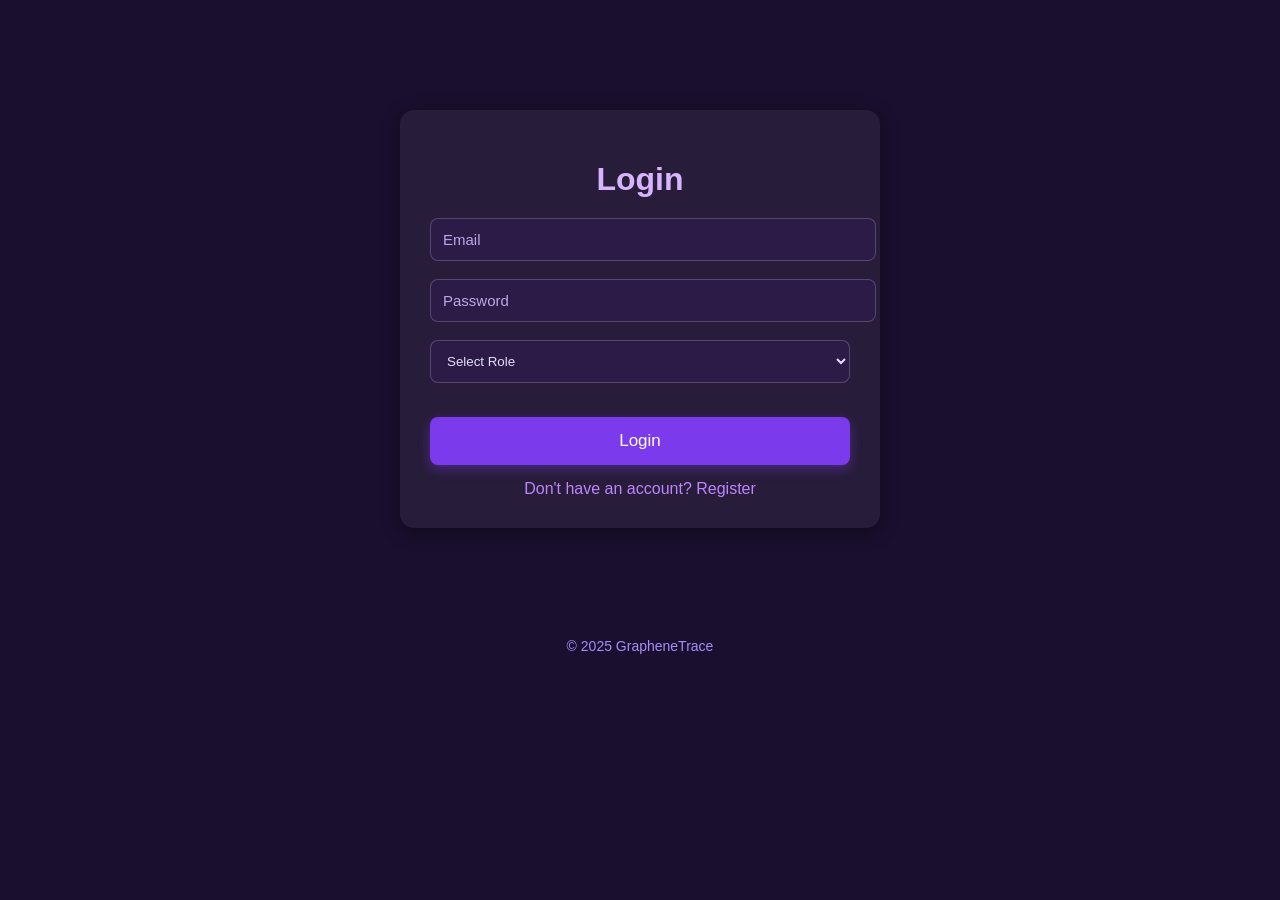
<file: GrapheneTrace/wwwroot/clinician-dashboard.html>
<!DOCTYPE html>
<html lang="en">
<head>
    <meta charset="utf-8" />
    <meta name="viewport" content="width=device-width,initial-scale=1" />
    <title>GrapheneTrace — Clinician Dashboard</title>

    <!-- ✅ VISUALS PRESERVED 100% -->
    <style>
        :root {
            --bg: #1a0f2e;
            --panel: #2c1a47;
            --muted: rgba(255,255,255,0.08);
            --glass: rgba(255,255,255,0.04);
            --accent: #c084fc;
            --accent-2: #7c3aed;
            --text: #eae3ff;
            --card-border: rgba(255,255,255,0.08);
        }

        * { box-sizing: border-box }
        html, body {
            height: 100%;
            margin: 0;
            font-family: "Segoe UI",system-ui,Arial;
            background: var(--bg);
            color: var(--text);
        }

        a { color: inherit; text-decoration: none }

        .app {
            display: grid;
            grid-template-columns: 300px 1fr;
            gap: 24px;
            padding: 22px;
            min-height: 100vh;
        }

        .sidebar {
            background: linear-gradient(180deg,var(--panel), #341a55);
            border-radius: 14px;
            padding: 18px;
            border: 1px solid var(--card-border);
            box-shadow: 0 8px 30px rgba(0,0,0,0.6);
            height: calc(100vh - 44px);
            overflow: auto;
        }

        .brand { display: flex; align-items: center; gap: 12px; margin-bottom: 18px }
        .logo-dot {
            width: 42px; height: 42px; border-radius: 8px;
            background: linear-gradient(135deg,#7c3aed, #c084fc);
            display: flex; align-items: center; justify-content: center; font-weight: 700
        }

        .small { font-size: 13px; opacity: 0.85 }

        .search input {
            width: 100%; padding: 10px; border-radius: 10px;
            border: 1px solid var(--card-border); background: #2a153f; color: var(--text)
        }

        .patient-list { display: flex; flex-direction: column; gap: 10px }
        .patient-card {
            background: var(--glass); padding: 12px; border-radius: 10px;
            border: 1px solid var(--card-border); display: flex; gap: 12px; cursor: pointer
        }

        .patient-card.active { outline: 2px solid rgba(192,132,252,0.25) }

        .main { display: flex; flex-direction: column; gap: 18px }
        .topbar {
            display: flex; justify-content: space-between; padding: 14px;
            background: linear-gradient(90deg,#2c1a47,#371c57);
            border-radius: 12px; border: 1px solid var(--card-border)
        }

        .btn, .btn-small {
            background: var(--accent-2); color: white;
            border: none; padding: 8px 14px; border-radius: 8px; cursor: pointer
        }

        .card {
            background: linear-gradient(180deg, rgba(255,255,255,0.02), rgba(255,255,255,0.01));
            padding: 16px; border-radius: 12px; border: 1px solid var(--card-border);
        }

        .message { background: rgba(255,255,255,0.03); padding: 10px; border-radius: 8px; border: 1px solid var(--card-border); }
    </style>
</head>

<body>

<div class="app">

    <aside class="sidebar">
        <div class="brand">
            <div class="logo-dot">GT</div>
            <div>
                <h3>GrapheneTrace</h3>
                <div class="small">Clinician Dashboard</div>
            </div>
        </div>

        <div class="search">
            <input id="searchBox" placeholder="Search patients..." oninput="filterPatients()" />
        </div>

        <div class="patient-list" id="patientList"></div>

        <div style="margin-top:16px">
            <button class="btn" onclick="logout()">Logout</button>
        </div>
    </aside>

    <main class="main">

        <div class="topbar">
            <h2 id="clinicTitle">Clinic Dashboard</h2>
            <div class="pill" id="clinicianName">Clinician</div>
        </div>

        <div class="card">
            <h3>Selected Patient</h3>
            <p id="pName">—</p>
            <p id="mPeak">—</p>
            <p id="mContact">—</p>
        </div>

        <div class="card">
            <h3>Messages</h3>
            <div id="messagesBox"></div>

            <div style="display:flex;gap:10px;margin-top:10px">
                <input id="msgInput" placeholder="Write message..." />
                <button class="btn-small" onclick="sendMessage()">Send</button>
            </div>
        </div>

    </main>
</div>

<script>
const API = "";
const user = JSON.parse(localStorage.getItem("loggedInUser"));

// ✅ ROLE PROTECTION
if (!user || user.role !== 2) {
    location.href = "login.html";
}

document.getElementById("clinicianName").textContent = user.fullName;

let activePatient = null;

// ✅ LOAD REAL PATIENTS
async function loadPatients() {
    const res = await fetch(`${API}/api/patients/assigned/${user.id}`);
    const patients = await res.json();

    const list = document.getElementById("patientList");
    list.innerHTML = "";

    patients.forEach(p => {
        const el = document.createElement("div");
        el.className = "patient-card";
        el.innerHTML = `<strong>${p.fullName}</strong>`;
        el.onclick = () => selectPatient(p.id);
        list.appendChild(el);
    });
}

async function selectPatient(id) {
    activePatient = id;

    const res = await fetch(`${API}/api/metrics/latest/${id}`);
    const m = await res.json();

    document.getElementById("pName").textContent = m.patientName;
    document.getElementById("mPeak").textContent = "Peak: " + m.peakPressure;
    document.getElementById("mContact").textContent = "Contact: " + m.contactArea;

    loadMessages();
}

async function loadMessages() {
    const res = await fetch(`${API}/api/messages/${activePatient}`);
    const msgs = await res.json();

    const box = document.getElementById("messagesBox");
    box.innerHTML = "";

    msgs.forEach(m => {
        box.innerHTML += `<div class="message">${m.sender}: ${m.text}</div>`;
    });
}

async function sendMessage() {
    const text = document.getElementById("msgInput").value;

    await fetch(`${API}/api/messages`, {
        method: "POST",
        headers: { "Content-Type": "application/json" },
        body: JSON.stringify({
            senderId: user.id,
            patientId: activePatient,
            text
        })
    });

    document.getElementById("msgInput").value = "";
    loadMessages();
}

function filterPatients() {
    const q = document.getElementById("searchBox").value.toLowerCase();
    document.querySelectorAll(".patient-card").forEach(el => {
        el.style.display = el.innerText.toLowerCase().includes(q) ? "block" : "none";
    });
}

function logout() {
    localStorage.clear();
    location.href = "index.html";
}

loadPatients();
</script>

</body>
</html>
</file>
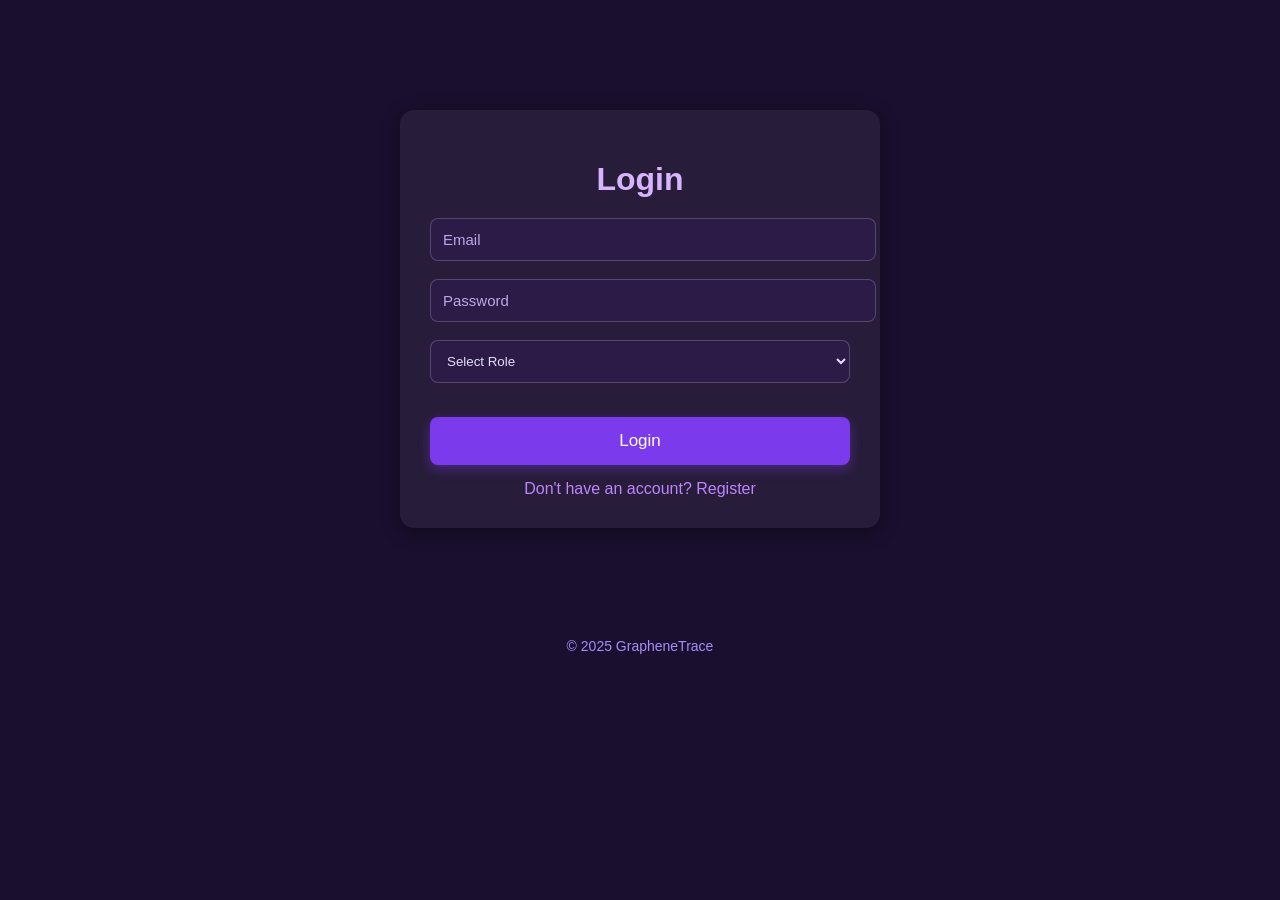
<file: GrapheneTrace/wwwroot/login.html>
<!DOCTYPE html>
<html lang="en">
<head>
    <meta charset="UTF-8">
    <meta name="viewport" content="width=device-width, initial-scale=1.0">
    <title>GrapheneTrace - Login</title>

    <style>
        body {
            margin: 0;
            font-family: "Segoe UI", sans-serif;
            background: #1a0f2e;
            color: #e3dffa;
        }

        .container {
            max-width: 420px;
            margin: 110px auto;
            padding: 30px;
            background: rgba(255,255,255,0.06);
            border-radius: 14px;
            box-shadow: 0 4px 18px rgba(0,0,0,0.4);
            backdrop-filter: blur(10px);
            text-align: center;
        }

        h1 {
            color: #d8b4fe;
            margin-bottom: 20px;
        }

        input {
            width: 100%;
            padding: 12px;
            margin-bottom: 18px;
            background: #2c1a47;
            border: 1px solid rgba(255,255,255,0.2);
            border-radius: 8px;
            color: white;
            font-size: 15px;
        }

        input::placeholder {
            color: #bda7e6;
        }

        select {
            width: 100%;
            padding: 12px;
            margin-bottom: 18px;
            border-radius: 8px;
            background: #2c1a47;
            border: 1px solid rgba(255,255,255,0.2);
            color: #e3dffa;
        }

        .btn {
            width: 100%;
            padding: 14px;
            background: #7c3aed;
            border: none;
            border-radius: 8px;
            color: white;
            font-size: 17px;
            cursor: pointer;
            box-shadow: 0 4px 12px rgba(124,58,237,0.4);
        }

        .btn:hover {
            background: #6d28d9;
        }

        .link {
            margin-top: 15px;
            display: block;
            color: #c084fc;
            text-decoration: none;
        }

        .link:hover {
            text-decoration: underline;
        }

        footer {
            text-align: center;
            margin-top: 30px;
            color: #a78bfa;
            font-size: 14px;
        }

        .error {
            color: #f87171;
            margin-bottom: 12px;
        }
    </style>
</head>

<body>

    <div class="container">
        <h1>Login</h1>

        <!-- ✅ ONLY IDs ADDED (VISUALLY INVISIBLE) -->
        <input id="email" type="email" placeholder="Email">
        <input id="password" type="password" placeholder="Password">

        <select id="role">
            <option value="">Select Role</option>
            <option value="0">Admin</option>
            <option value="2">Clinician</option>
            <option value="1">Patient</option>
        </select>

        <p id="errorMsg" class="error"></p>

        <button class="btn" id="loginBtn">Login</button>

        <a href="register.html" class="link">Don't have an account? Register</a>
    </div>

    <footer>
        © 2025 GrapheneTrace
    </footer>

    <!-- ✅ REAL BACKEND LOGIN WIRED SAFELY -->
    <script>
        const API_BASE = "";

        document.getElementById("loginBtn").addEventListener("click", async () => {
            const email = document.getElementById("email").value.trim();
            const password = document.getElementById("password").value;
            const selectedRole = document.getElementById("role").value;
            const errorMsg = document.getElementById("errorMsg");

            errorMsg.textContent = "";

            if (!email || !password || !selectedRole) {
                errorMsg.textContent = "Please fill all fields.";
                return;
            }

            try {
                const res = await fetch(`${API_BASE}/api/admin/users`);
                if (!res.ok) throw new Error("User fetch failed");

                const users = await res.json();

                const user = users.find(u =>
                    u.email.toLowerCase() === email.toLowerCase() &&
                    u.password === password &&
                    String(u.role) === selectedRole
                );

                if (!user) {
                    errorMsg.textContent = "Invalid credentials.";
                    return;
                }

                localStorage.setItem("loggedInUser", JSON.stringify(user));

                // ✅ ROLE-BASED REDIRECT
                if (user.role === 0) {
                    window.location.href = "admin-dashboard.html";
                } else if (user.role === 2) {
                    window.location.href = "clinician-dashboard.html";
                } else {
                    window.location.href = "patient-dashboard.html";
                }

            } catch (err) {
                console.error(err);
                errorMsg.textContent = "Server error. Try again.";
            }
        });
    </script>

</body>
</html>
</file>
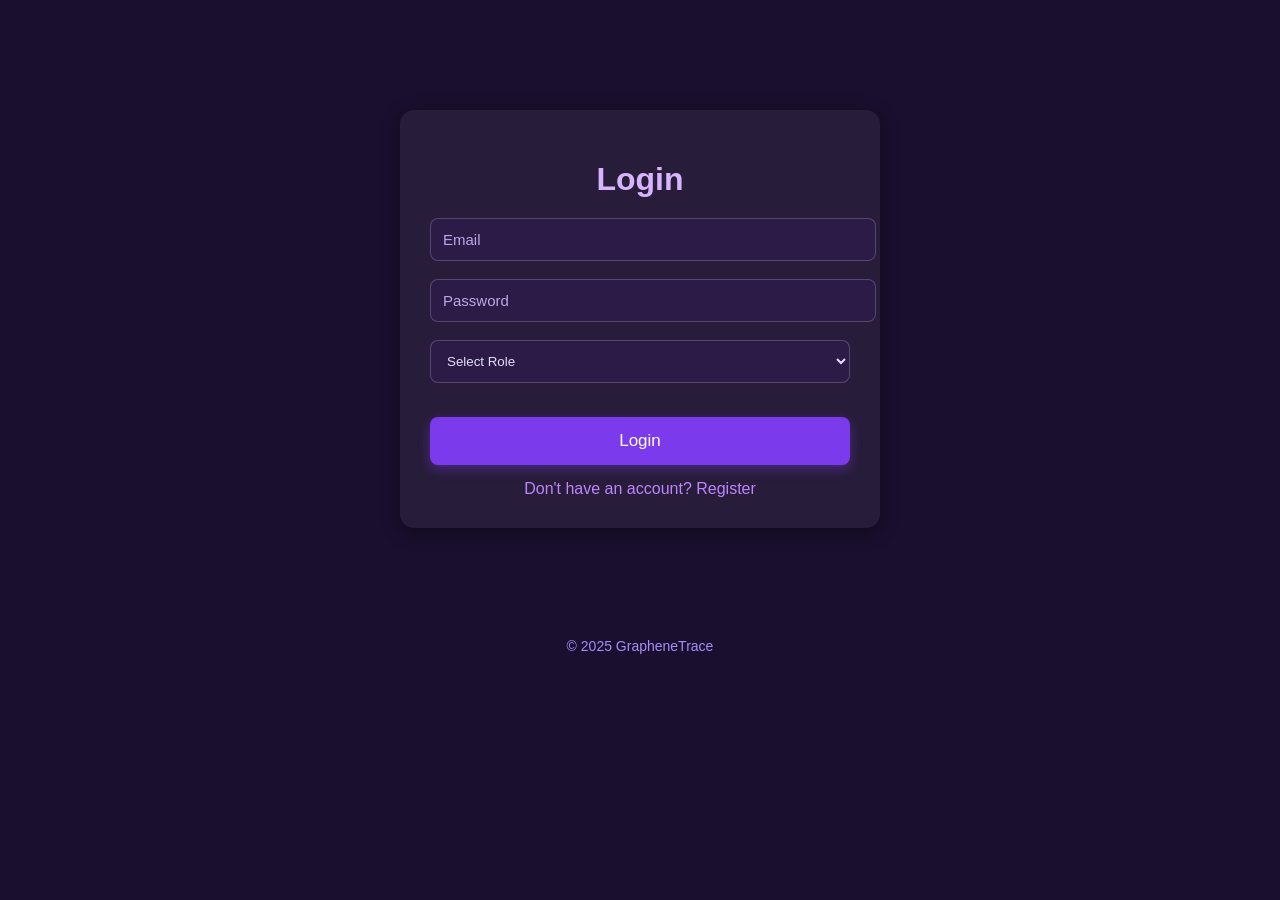
<file: GrapheneTrace/wwwroot/patient-dashboard.html>
﻿<!DOCTYPE html>
<html lang="en">
<head>
    <meta charset="UTF-8">
    <meta name="viewport" content="width=device-width, initial-scale=1.0">
    <title>GrapheneTrace - Patient Dashboard</title>

    <style>
        body { margin: 0; font-family: "Segoe UI", sans-serif; background: #1a0f2e; color: #e3dffa; }

        .topbar {
            background: #2c1a47;
            padding: 18px 25px;
            display: flex;
            justify-content: space-between;
            align-items: center;
            color: #d8b4fe;
            box-shadow: 0 4px 14px rgba(0,0,0,0.5);
        }

        .topbar h1 { margin: 0; font-size: 22px; }

        .btn-logout {
            background: #7c3aed;
            color: white;
            padding: 10px 18px;
            border: none;
            border-radius: 8px;
            cursor: pointer;
        }

        .btn-logout:hover { background: #6d28d9; }

        .dashboard {
            display: grid;
            grid-template-columns: 1.1fr 1.3fr;
            gap: 25px;
            padding: 30px;
        }

        .card {
            background: rgba(255,255,255,0.06);
            padding: 22px;
            border-radius: 14px;
            backdrop-filter: blur(10px);
            box-shadow: 0 4px 16px rgba(0,0,0,0.4);
            border: 1px solid rgba(255,255,255,0.1);
        }

        .card h2 { margin-top: 0; color: #d8b4fe; }

        .profile-info p { font-size: 16px; margin: 6px 0; }

        .metrics-grid {
            display: grid;
            grid-template-columns: repeat(3, 1fr);
            gap: 16px;
        }

        .metric-block {
            text-align: center;
            padding: 18px;
            border-radius: 14px;
            background: rgba(255,255,255,0.07);
            border: 1px solid rgba(255,255,255,0.12);
        }

        .metric-block h3 { margin-bottom: 10px; color: #c084fc; }

        .metric-block p { font-size: 22px; }

        /* Heatmap area keeps original card look */
        .heatmap-container {
            height: 280px;
            background: rgba(255,255,255,0.05);
            border-radius: 12px;
            border: 1px solid rgba(255,255,255,0.1);
            margin-bottom: 15px;
            padding: 10px;
            display: grid;
            grid-template-columns: repeat(32, 1fr);
            gap: 2px;
        }

        .heatmap-cell {
            border-radius: 2px;
            background: rgba(255,255,255,0.06);
        }

        .slider { width: 100%; }

        .alert-box {
            background: rgba(255, 0, 0, 0.1);
            border-left: 4px solid #ff6b6b;
            padding: 12px;
            margin-bottom: 10px;
            border-radius: 10px;
        }

        .btn {
            background: #7c3aed;
            border: none;
            padding: 12px 18px;
            border-radius: 8px;
            color: white;
            cursor: pointer;
            margin-top: 10px;
        }

        .btn:hover { background: #6d28d9; }

        footer {
            text-align: center;
            margin-top: 40px;
            padding: 20px;
            color: #a78bfa;
        }
    </style>
</head>

<body>

<div class="topbar">
    <h1>Patient Dashboard</h1>
    <button class="btn-logout" onclick="logout()">Logout</button>
</div>

<div class="dashboard">

    <!-- LEFT -->
    <div class="left">

        <div class="card profile-info">
            <h2>Patient Information</h2>
            <p><strong>Name:</strong> <span id="name">—</span></p>
            <p><strong>Email:</strong> <span id="email">—</span></p>
            <p><strong>Assigned Clinician:</strong> Dr. Smith</p>
        </div>

        <div class="card">
            <h2>Latest Metrics</h2>

            <div class="metrics-grid">
                <div class="metric-block">
                    <h3>Peak Pressure</h3>
                    <p id="peak">—</p>
                </div>

                <div class="metric-block">
                    <h3>Contact Area</h3>
                    <p id="contact">—</p>
                </div>

                <div class="metric-block">
                    <h3>Frame Count</h3>
                    <p id="frames">—</p>
                </div>
            </div>
        </div>

        <div class="card emergency">
            <h3>Emergency Contact</h3>
            <p>📞 +44 0208 555 9111</p>
        </div>

    </div>

    <!-- RIGHT -->
    <div class="right">

        <div class="card">
            <h2>Heatmap & Frame Viewer</h2>

            <!-- REAL HEATMAP -->
            <div id="heatmap" class="heatmap-container"></div>

            <input id="rowSlider" type="range" min="0" max="1000" value="0" class="slider">
        </div>

        <div class="card">
            <h2>Active Alerts</h2>
            <div id="alerts"></div>
        </div>

    </div>

</div>

<footer>
    © 2025 GrapheneTrace · Patient Dashboard
</footer>

<script>
const API = "";
const user = JSON.parse(localStorage.getItem("loggedInUser"));

if (!user || user.role === 0 || user.role === 2) {
    location.href = "login.html";
}

document.getElementById("name").textContent = user.fullName;
document.getElementById("email").textContent = user.email;

// ---- EXISTING METRICS ----
async function loadMetrics() {
    const res = await fetch(`${API}/api/metrics/latest`);
    const m = await res.json();

    document.getElementById("peak").textContent = m.peakPressure;
    document.getElementById("contact").textContent = m.contactArea;
    document.getElementById("frames").textContent = m.frameCount || "—";
}

// ---- EXISTING ALERTS ----
async function loadAlerts() {
    const res = await fetch(`${API}/api/alerts`);
    const alerts = await res.json();

    const box = document.getElementById("alerts");
    box.innerHTML = "";

    alerts.filter(a => a.isActive).forEach(a => {
        box.innerHTML += `<div class="alert-box">${a.severity}: ${a.message}</div>`;
    });
}

// ---- CSV HEATMAP ----
const SOURCE_ID = "1c0fd777";
const MEASURE_DATE = "2025-10-11";
const SIZE = 32;

const heatmap = document.getElementById("heatmap");
const slider = document.getElementById("rowSlider");

function renderHeatmap(values) {
    heatmap.innerHTML = "";

    const flat = values.flat().filter(v => Number.isFinite(v));
    const min = Math.min(...flat);
    const max = Math.max(...flat);
    const range = (max - min) || 1;

    for (let r = 0; r < SIZE; r++) {
        for (let c = 0; c < SIZE; c++) {
            const v = values[r][c];
            const cell = document.createElement("div");
            cell.className = "heatmap-cell";

            if (Number.isFinite(v)) {
                const t = (v - min) / range;
                cell.style.background = `rgba(192,132,252,${0.2 + 0.7 * t})`;
            }

            heatmap.appendChild(cell);
        }
    }
}

async function loadHeatmap(startRow) {
    const res = await fetch(
        `${API}/api/csv/heatmap?sourceId=${SOURCE_ID}&date=${MEASURE_DATE}&startRow=${startRow}&size=${SIZE}`
    );

    if (!res.ok) return;

    const data = await res.json();
    renderHeatmap(data.values);
}

slider.addEventListener("input", () => {
    loadHeatmap(parseInt(slider.value, 10));
});

function logout() {
    localStorage.clear();
    location.href = "index.html";
}

// INITIAL LOAD
loadMetrics();
loadAlerts();
loadHeatmap(0);
setInterval(() => { loadMetrics(); loadAlerts(); }, 10000);
</script>

</body>
</html>
</file>
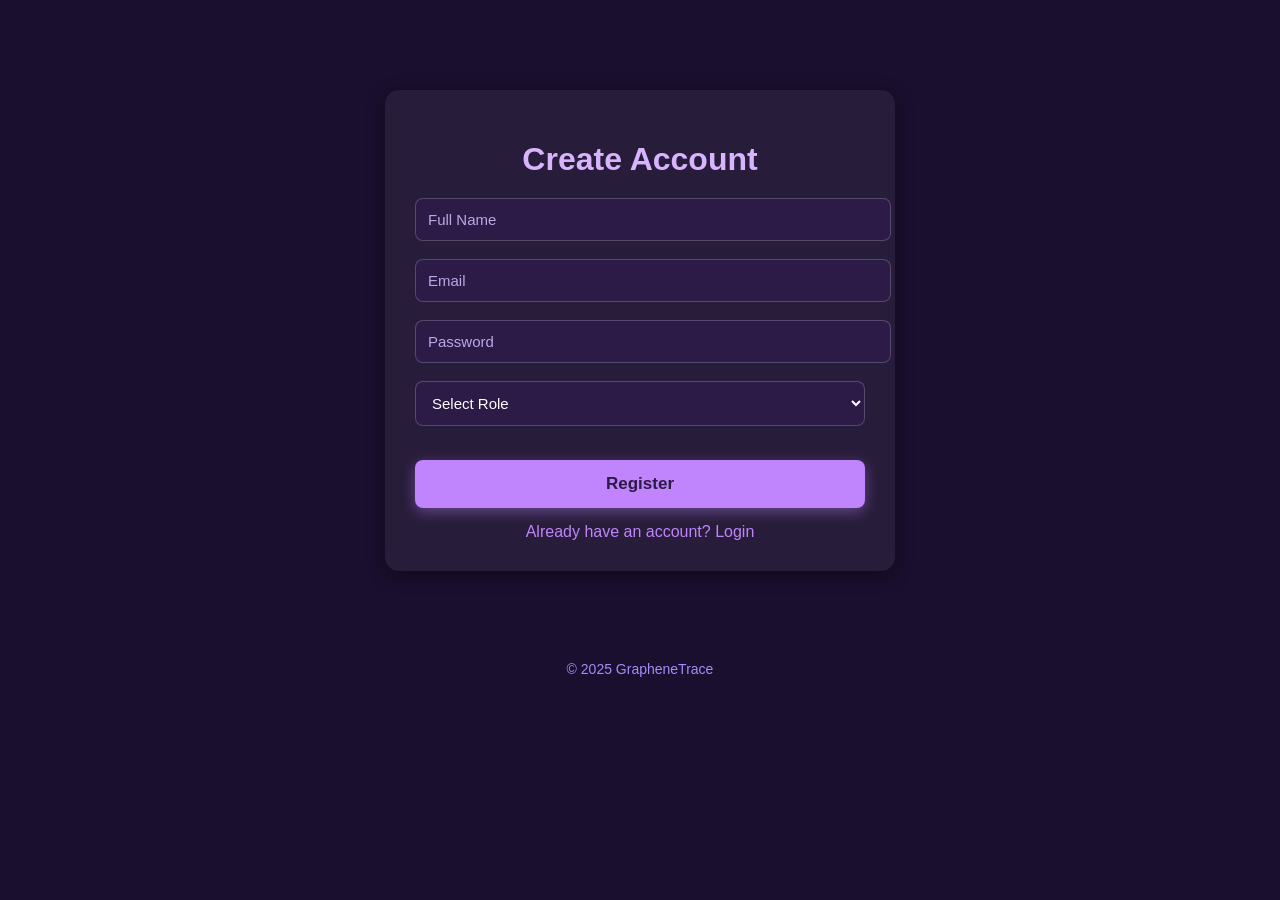
<file: GrapheneTrace/wwwroot/register.html>
<!DOCTYPE html>
<html lang="en">
<head>
    <meta charset="UTF-8">
    <meta name="viewport" content="width=device-width, initial-scale=1.0">
    <title>GrapheneTrace - Register</title>

    <style>
        body {
            margin: 0;
            font-family: "Segoe UI", sans-serif;
            background: #1a0f2e;
            color: #e3dffa;
        }

        .container {
            max-width: 450px;
            margin: 90px auto;
            padding: 30px;
            background: rgba(255,255,255,0.06);
            border-radius: 14px;
            box-shadow: 0 4px 18px rgba(0,0,0,0.4);
            text-align: center;
            backdrop-filter: blur(10px);
        }

        h1 {
            color: #d8b4fe;
            margin-bottom: 20px;
        }

        input, select {
            width: 100%;
            padding: 12px;
            margin-bottom: 18px;
            background: #2c1a47;
            border: 1px solid rgba(255,255,255,0.2);
            border-radius: 8px;
            color: white;
            font-size: 15px;
        }

        input::placeholder {
            color: #bda7e6;
        }

        .btn {
            width: 100%;
            padding: 14px;
            background: #c084fc;
            border: none;
            border-radius: 8px;
            color: #2c1a47;
            font-size: 17px;
            cursor: pointer;
            box-shadow: 0 4px 14px rgba(192,132,252,0.4);
            font-weight: bold;
        }

        .btn:hover {
            background: #a855f7;
        }

        .link {
            margin-top: 15px;
            display: block;
            color: #c084fc;
            text-decoration: none;
        }

        .link:hover {
            text-decoration: underline;
        }

        footer {
            text-align: center;
            margin-top: 30px;
            color: #a78bfa;
            font-size: 14px;
        }

        .error {
            color: #f87171;
            margin-bottom: 12px;
        }
    </style>
</head>

<body>

    <div class="container">
        <h1>Create Account</h1>

        <!-- ✅ ONLY IDs ADDED (NO VISUAL CHANGE) -->
        <input id="fullName" type="text" placeholder="Full Name">
        <input id="email" type="email" placeholder="Email">
        <input id="password" type="password" placeholder="Password">

        <select id="role">
            <option value="">Select Role</option>
            <option value="0">Admin</option>
            <option value="2">Clinician</option>
            <option value="1">Patient</option>
        </select>

        <p id="errorMsg" class="error"></p>

        <button class="btn" id="registerBtn">Register</button>

        <a href="login.html" class="link">Already have an account? Login</a>
    </div>

    <footer>
        © 2025 GrapheneTrace
    </footer>

    <!-- ✅ REAL BACKEND REGISTRATION WIRED SAFELY -->
    <script>
        const API_BASE = "";

        document.getElementById("registerBtn").addEventListener("click", async () => {
            const fullName = document.getElementById("fullName").value.trim();
            const email = document.getElementById("email").value.trim();
            const password = document.getElementById("password").value;
            const role = document.getElementById("role").value;
            const errorMsg = document.getElementById("errorMsg");

            errorMsg.textContent = "";

            if (!fullName || !email || !password || !role) {
                errorMsg.textContent = "All fields are required.";
                return;
            }

            const payload = {
                fullName: fullName,
                email: email,
                username: email,
                password: password,
                role: parseInt(role)
            };

            try {
                const res = await fetch(`${API_BASE}/api/admin/users`, {
                    method: "POST",
                    headers: { "Content-Type": "application/json" },
                    body: JSON.stringify(payload)
                });

                if (!res.ok) throw new Error("Registration failed");

                window.location.href = "login.html";

            } catch (err) {
                console.error(err);
                errorMsg.textContent = "Registration failed. Try again.";
            }
        });
    </script>

</body>
</html>
</file>
